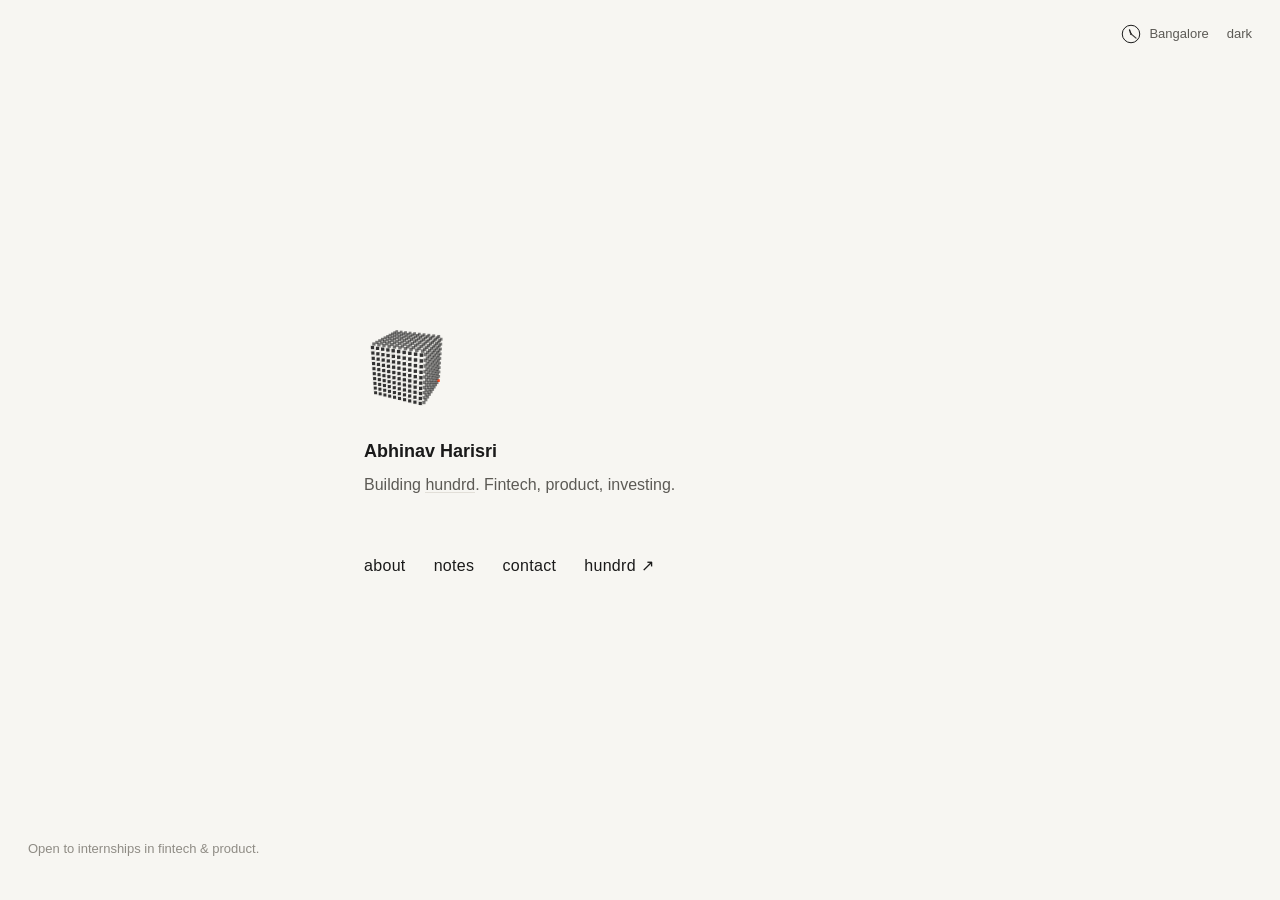
<file: index.html>
<!DOCTYPE html>
<html lang="en">
<head>
  <meta charset="UTF-8">
  <meta name="viewport" content="width=device-width, initial-scale=1.0">
  <title>Abhinav Harisri</title>
  <meta name="description" content="Abhinav Harisri, founder of hundrd, a web studio in Bengaluru. Fintech, product and investing. Open to internships in fintech and product.">
  <meta property="og:title" content="Abhinav Harisri">
  <meta property="og:description" content="Founder of hundrd, a web studio in Bengaluru. Open to internships in fintech and product.">
  <meta property="og:url" content="https://abhinavharisri.github.io/">
  <link rel="icon" href="assets/favicon.svg" type="image/svg+xml">
  <meta name="theme-color" content="#f7f6f2">
  <link rel="stylesheet" href="assets/site.css">
  <script src="assets/site.js"></script>
  <script>
    // old links like /#about now live on their own pages
    if (['#about', '#notes', '#contact'].includes(location.hash)) location.replace(location.hash.slice(1) + '.html');
  </script>
</head>
<body>
  <main class="page home">
    <button type="button" class="mark" aria-label="The hundrd pixel cube. Click to change shape."><canvas></canvas></button>
    <div class="name">Abhinav Harisri</div>
    <p class="line">Building <a href="https://hundrd.studio" target="_blank" rel="noopener">hundrd</a>. Fintech, product, investing.</p>
    <nav>
      <a href="about.html">about</a>
      <a href="notes.html">notes</a>
      <a href="contact.html">contact</a>
      <a href="https://hundrd.studio" target="_blank" rel="noopener">hundrd ↗</a>
    </nav>
    <p class="status">Open to internships in fintech &amp; product.</p>
  </main>
</body>
</html>
</file>
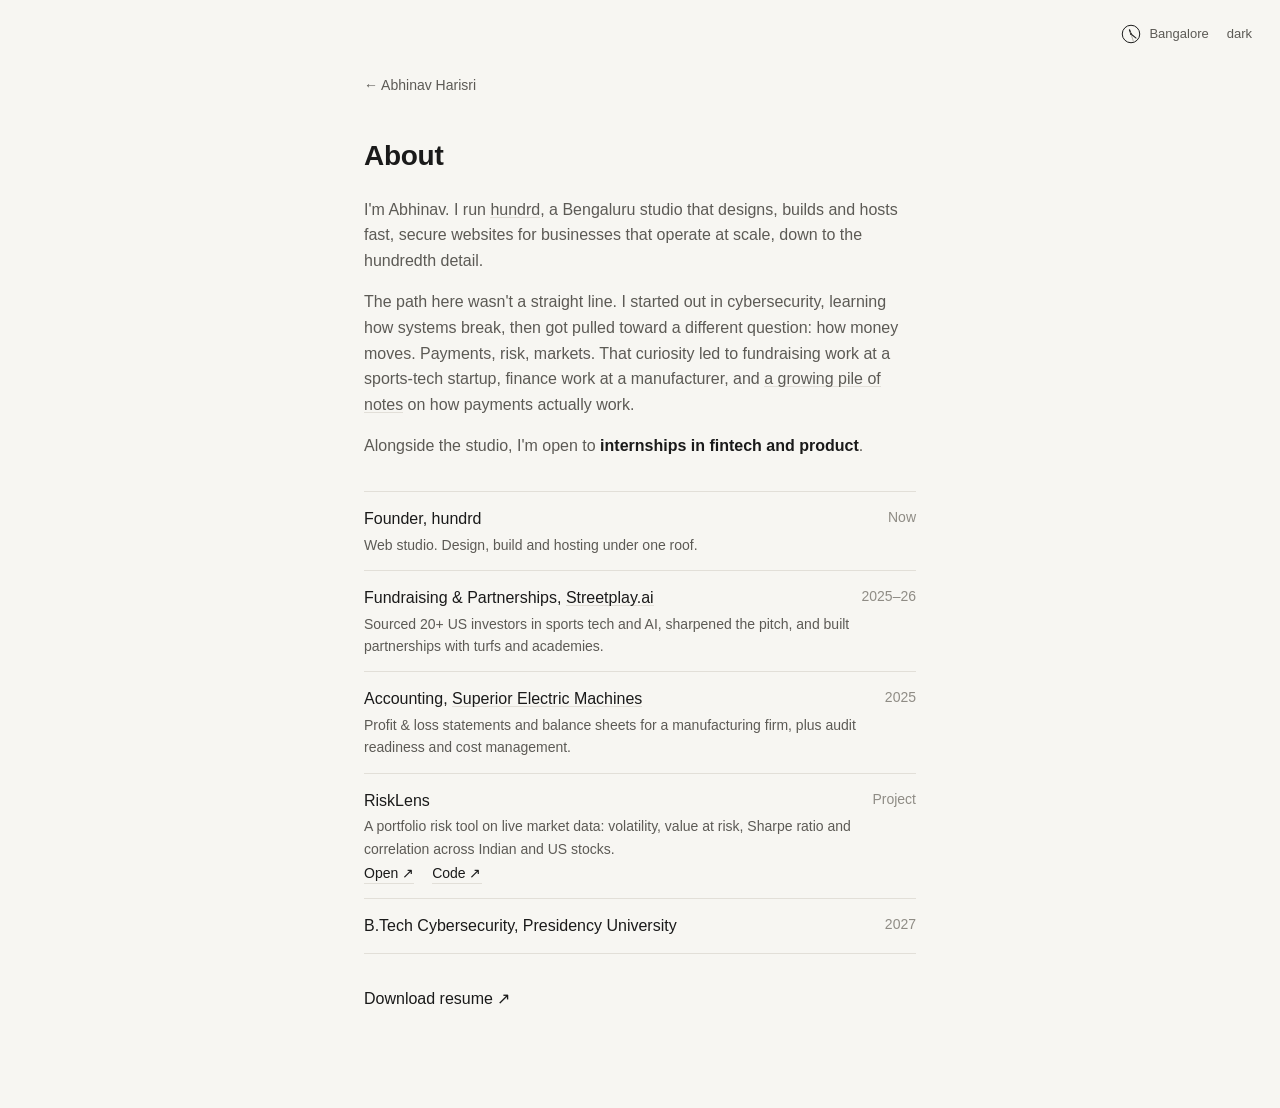
<file: about.html>
<!DOCTYPE html>
<html lang="en">
<head>
  <meta charset="UTF-8">
  <meta name="viewport" content="width=device-width, initial-scale=1.0">
  <title>About · Abhinav Harisri</title>
  <meta name="description" content="Founder of hundrd, a web studio in Bengaluru. Cybersecurity background, now focused on fintech and product.">
  <link rel="icon" href="assets/favicon.svg" type="image/svg+xml">
  <meta name="theme-color" content="#f7f6f2">
  <link rel="stylesheet" href="assets/site.css">
  <script src="assets/site.js"></script>
</head>
<body>
  <main class="page">
    <a class="top" href="./">← Abhinav Harisri</a>
    <h1>About</h1>
    <p>I'm Abhinav. I run <a href="https://hundrd.studio" target="_blank" rel="noopener">hundrd</a>, a Bengaluru studio that designs, builds and hosts fast, secure websites for businesses that operate at scale, down to the hundredth detail.</p>
    <p>The path here wasn't a straight line. I started out in cybersecurity, learning how systems break, then got pulled toward a different question: how money moves. Payments, risk, markets. That curiosity led to fundraising work at a sports-tech startup, finance work at a manufacturer, and <a href="notes.html">a growing pile of notes</a> on how payments actually work.</p>
    <p>Alongside the studio, I'm open to <strong>internships in fintech and product</strong>.</p>

    <ul class="list">
      <li><span>Founder, hundrd</span><span class="meta">Now</span><span class="sub">Web studio. Design, build and hosting under one roof.</span></li>
      <li><span>Fundraising &amp; Partnerships, <a href="https://streetplay.ai/" target="_blank" rel="noopener">Streetplay.ai</a></span><span class="meta">2025–26</span><span class="sub">Sourced 20+ US investors in sports tech and AI, sharpened the pitch, and built partnerships with turfs and academies.</span></li>
      <li><span>Accounting, <a href="https://www.superiorelectric.in/" target="_blank" rel="noopener">Superior Electric Machines</a></span><span class="meta">2025</span><span class="sub">Profit &amp; loss statements and balance sheets for a manufacturing firm, plus audit readiness and cost management.</span></li>
      <li><span>RiskLens</span><span class="meta">Project</span><span class="sub">A portfolio risk tool on live market data: volatility, value at risk, Sharpe ratio and correlation across Indian and US stocks.</span><span class="links"><a href="https://stock-risk-analyzer-l02b.onrender.com" target="_blank" rel="noopener">Open ↗</a><a href="https://github.com/abhinavharisri/stock-risk-analyzer" target="_blank" rel="noopener">Code ↗</a></span></li>
      <li><span>B.Tech Cybersecurity, Presidency University</span><span class="meta">2027</span></li>
    </ul>

    <a class="more" href="assets/Abhinav-Harisri-Resume.pdf" target="_blank" rel="noopener">Download resume ↗</a>
  </main>
</body>
</html>
</file>
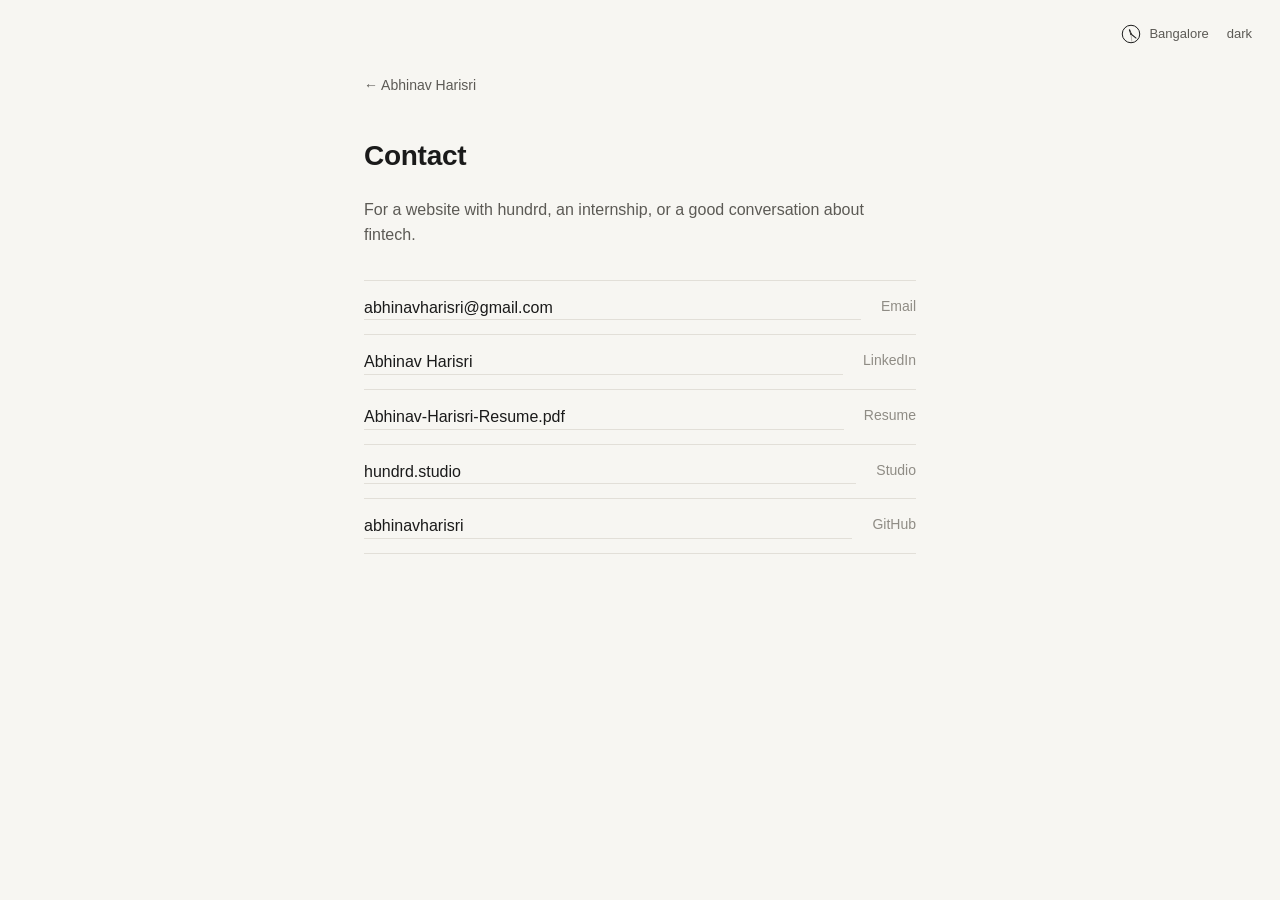
<file: contact.html>
<!DOCTYPE html>
<html lang="en">
<head>
  <meta charset="UTF-8">
  <meta name="viewport" content="width=device-width, initial-scale=1.0">
  <title>Contact · Abhinav Harisri</title>
  <meta name="description" content="Get in touch with Abhinav Harisri about a website with hundrd, an internship, or fintech.">
  <link rel="icon" href="assets/favicon.svg" type="image/svg+xml">
  <meta name="theme-color" content="#f7f6f2">
  <link rel="stylesheet" href="assets/site.css">
  <script src="assets/site.js"></script>
</head>
<body>
  <main class="page">
    <a class="top" href="./">← Abhinav Harisri</a>
    <h1>Contact</h1>
    <p>For a website with hundrd, an internship, or a good conversation about fintech.</p>

    <ul class="list">
      <li><a href="mailto:abhinavharisri@gmail.com">abhinavharisri@gmail.com</a><span class="meta">Email</span></li>
      <li><a href="https://www.linkedin.com/in/abhinav-h-897152250/" target="_blank" rel="noopener">Abhinav Harisri</a><span class="meta">LinkedIn</span></li>
      <li><a href="assets/Abhinav-Harisri-Resume.pdf" target="_blank" rel="noopener">Abhinav-Harisri-Resume.pdf</a><span class="meta">Resume</span></li>
      <li><a href="https://hundrd.studio" target="_blank" rel="noopener">hundrd.studio</a><span class="meta">Studio</span></li>
      <li><a href="https://github.com/abhinavharisri" target="_blank" rel="noopener">abhinavharisri</a><span class="meta">GitHub</span></li>
    </ul>
  </main>
</body>
</html>
</file>
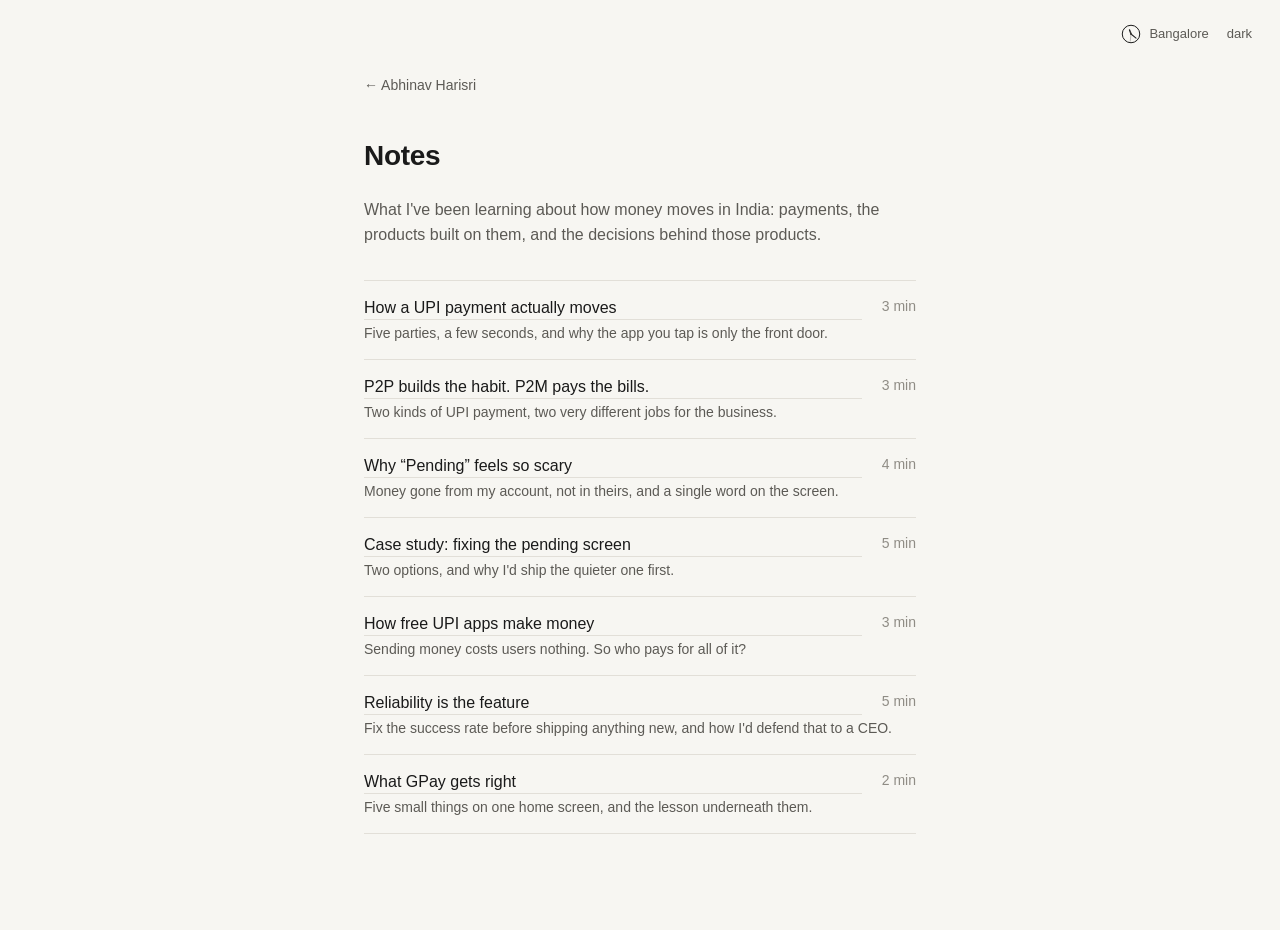
<file: notes.html>
<!DOCTYPE html>
<html lang="en">
<head>
  <meta charset="UTF-8">
  <meta name="viewport" content="width=device-width, initial-scale=1.0">
  <title>Notes · Abhinav Harisri</title>
  <meta name="description" content="Notes on how money moves in India: payments, the products built on them, and the decisions behind those products.">
  <link rel="icon" href="assets/favicon.svg" type="image/svg+xml">
  <meta name="theme-color" content="#f7f6f2">
  <link rel="stylesheet" href="assets/site.css">
  <script src="assets/site.js"></script>
</head>
<body>
  <main class="page">
    <a class="top" href="./">← Abhinav Harisri</a>
    <h1>Notes</h1>
    <p>What I've been learning about how money moves in India: payments, the products built on them, and the decisions behind those products.</p>

    <ul class="list">
      <li><a href="notes/upi-payment-flow.html">How a UPI payment actually moves</a><span class="meta">3 min</span><span class="sub">Five parties, a few seconds, and why the app you tap is only the front door.</span></li>
      <li><a href="notes/p2p-vs-p2m.html">P2P builds the habit. P2M pays the bills.</a><span class="meta">3 min</span><span class="sub">Two kinds of UPI payment, two very different jobs for the business.</span></li>
      <li><a href="notes/why-pending-feels-scary.html">Why “Pending” feels so scary</a><span class="meta">4 min</span><span class="sub">Money gone from my account, not in theirs, and a single word on the screen.</span></li>
      <li><a href="notes/pending-screen-case-study.html">Case study: fixing the pending screen</a><span class="meta">5 min</span><span class="sub">Two options, and why I'd ship the quieter one first.</span></li>
      <li><a href="notes/how-upi-apps-make-money.html">How free UPI apps make money</a><span class="meta">3 min</span><span class="sub">Sending money costs users nothing. So who pays for all of it?</span></li>
      <li><a href="notes/reliability-is-the-feature.html">Reliability is the feature</a><span class="meta">5 min</span><span class="sub">Fix the success rate before shipping anything new, and how I'd defend that to a CEO.</span></li>
      <li><a href="notes/what-gpay-gets-right.html">What GPay gets right</a><span class="meta">2 min</span><span class="sub">Five small things on one home screen, and the lesson underneath them.</span></li>
    </ul>
  </main>
</body>
</html>
</file>
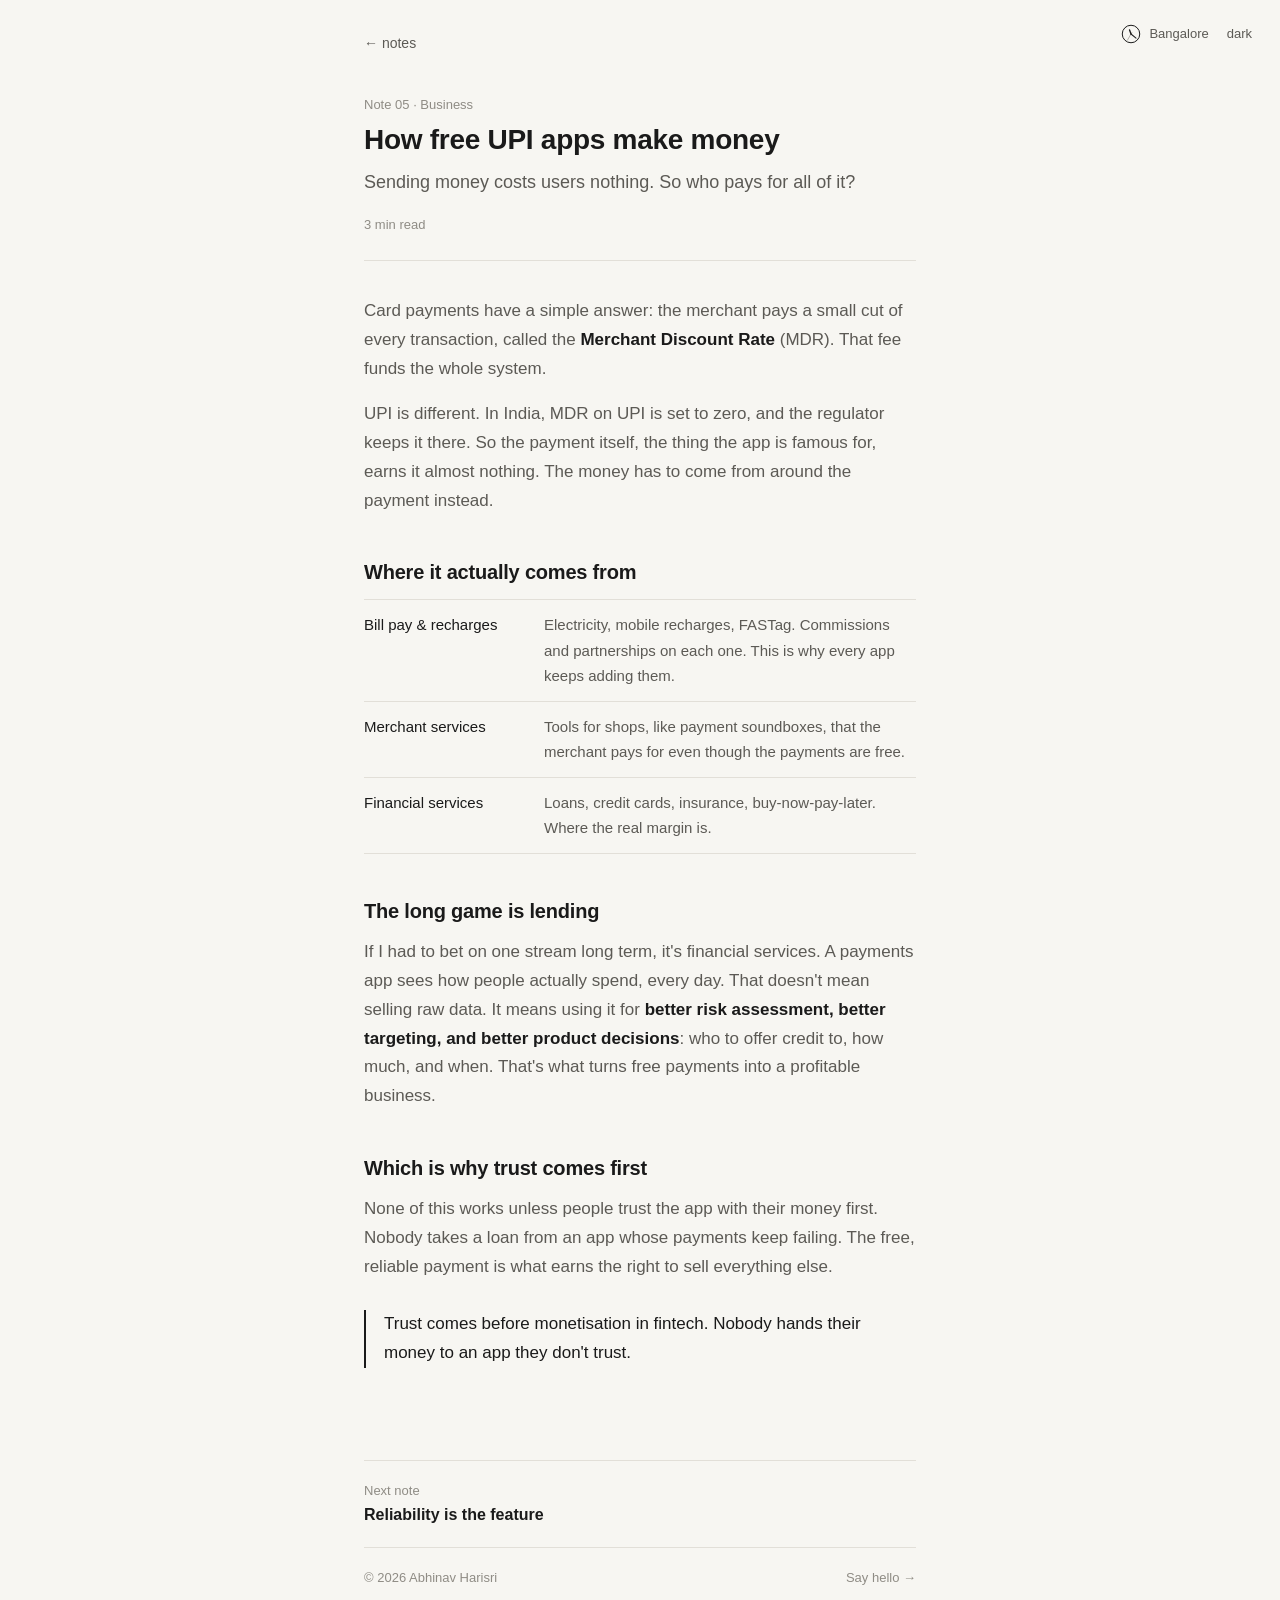
<file: notes/how-upi-apps-make-money.html>
<!DOCTYPE html>
<html lang="en">
<head>
  <meta charset="UTF-8">
  <meta name="viewport" content="width=device-width, initial-scale=1.0">
  <title>How free UPI apps make money · Abhinav Harisri</title>
  <meta name="description" content="Sending money costs users nothing. So who pays for all of it?">
  <meta property="og:title" content="How free UPI apps make money">
  <meta property="og:description" content="Sending money costs users nothing. So who pays for all of it?">
  <meta property="og:type" content="article">
  <meta property="og:url" content="https://abhinavharisri.github.io/notes/how-upi-apps-make-money.html">
  <meta name="twitter:card" content="summary">
  <link rel="icon" href="../assets/favicon.svg" type="image/svg+xml">
  <meta name="theme-color" content="#f7f6f2">
  <link rel="stylesheet" href="../assets/site.css">
  <script src="../assets/site.js"></script>
</head>
<body>
  <nav class="bar"><a href="../notes.html">← notes</a></nav>

  <article>
    <span class="kicker">Note 05 · Business</span>
    <h1>How free UPI apps make <em>money</em></h1>
    <p class="dek">Sending money costs users nothing. So who pays for all of it?</p>
    <p class="meta">3 min read</p>

    <p>Card payments have a simple answer: the merchant pays a small cut of every transaction, called the <strong>Merchant Discount Rate</strong> (MDR). That fee funds the whole system.</p>
    <p>UPI is different. In India, MDR on UPI is set to zero, and the regulator keeps it there. So the payment itself, the thing the app is famous for, earns it almost nothing. The money has to come from around the payment instead.</p>

    <h2>Where it actually comes from</h2>
    <dl class="cast">
      <div><dt>Bill pay & recharges</dt><dd>Electricity, mobile recharges, FASTag. Commissions and partnerships on each one. This is why every app keeps adding them.</dd></div>
      <div><dt>Merchant services</dt><dd>Tools for shops, like payment soundboxes, that the merchant pays for even though the payments are free.</dd></div>
      <div><dt>Financial services</dt><dd>Loans, credit cards, insurance, buy-now-pay-later. Where the real margin is.</dd></div>
    </dl>

    <h2>The long game is lending</h2>
    <p>If I had to bet on one stream long term, it's financial services. A payments app sees how people actually spend, every day. That doesn't mean selling raw data. It means using it for <strong>better risk assessment, better targeting, and better product decisions</strong>: who to offer credit to, how much, and when. That's what turns free payments into a profitable business.</p>

    <h2>Which is why trust comes first</h2>
    <p>None of this works unless people trust the app with their money first. Nobody takes a loan from an app whose payments keep failing. The free, reliable payment is what earns the right to sell everything else.</p>

    <blockquote>Trust comes before monetisation in fintech. Nobody hands their money to an app they don't <em>trust</em>.</blockquote>
  </article>

  <a class="next" href="reliability-is-the-feature.html"><span>Next note</span><b>Reliability is the feature</b></a>
  <footer><span>© 2026 Abhinav Harisri</span><a href="../contact.html">Say hello →</a></footer>
</body>
</html>
</file>
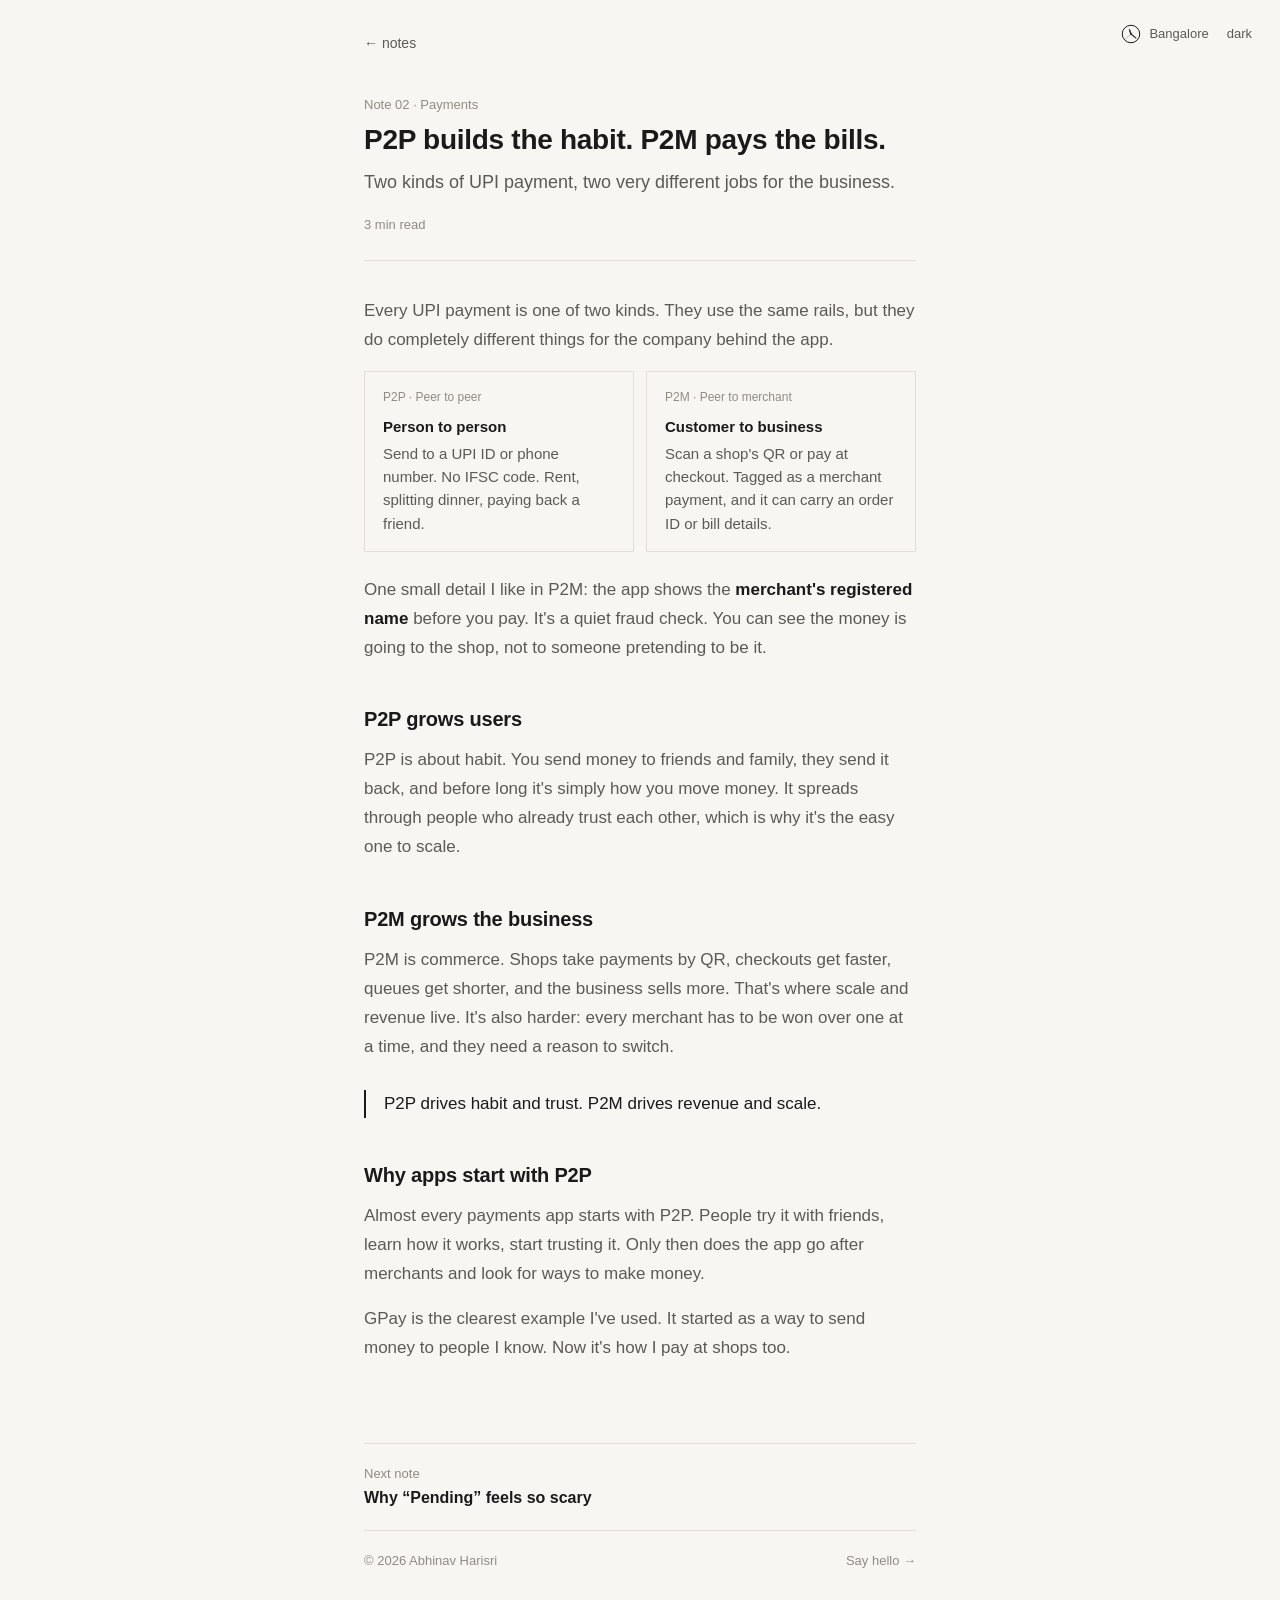
<file: notes/p2p-vs-p2m.html>
<!DOCTYPE html>
<html lang="en">
<head>
  <meta charset="UTF-8">
  <meta name="viewport" content="width=device-width, initial-scale=1.0">
  <title>P2P builds the habit. P2M pays the bills. · Abhinav Harisri</title>
  <meta name="description" content="Two kinds of UPI payment, two very different jobs for the business.">
  <meta property="og:title" content="P2P builds the habit. P2M pays the bills.">
  <meta property="og:description" content="Two kinds of UPI payment, two very different jobs for the business.">
  <meta property="og:type" content="article">
  <meta property="og:url" content="https://abhinavharisri.github.io/notes/p2p-vs-p2m.html">
  <meta name="twitter:card" content="summary">
  <link rel="icon" href="../assets/favicon.svg" type="image/svg+xml">
  <meta name="theme-color" content="#f7f6f2">
  <link rel="stylesheet" href="../assets/site.css">
  <script src="../assets/site.js"></script>
</head>
<body>
  <nav class="bar"><a href="../notes.html">← notes</a></nav>

  <article>
    <span class="kicker">Note 02 · Payments</span>
    <h1>P2P builds the habit. P2M pays the <em>bills</em>.</h1>
    <p class="dek">Two kinds of UPI payment, two very different jobs for the business.</p>
    <p class="meta">3 min read</p>

    <p>Every UPI payment is one of two kinds. They use the same rails, but they do completely different things for the company behind the app.</p>

    <div class="versus">
      <div><span class="tag">P2P · Peer to peer</span><b>Person to person</b>Send to a UPI ID or phone number. No IFSC code. Rent, splitting dinner, paying back a friend.</div>
      <div><span class="tag">P2M · Peer to merchant</span><b>Customer to business</b>Scan a shop's QR or pay at checkout. Tagged as a merchant payment, and it can carry an order ID or bill details.</div>
    </div>

    <p>One small detail I like in P2M: the app shows the <strong>merchant's registered name</strong> before you pay. It's a quiet fraud check. You can see the money is going to the shop, not to someone pretending to be it.</p>

    <h2>P2P grows users</h2>
    <p>P2P is about habit. You send money to friends and family, they send it back, and before long it's simply how you move money. It spreads through people who already trust each other, which is why it's the easy one to scale.</p>

    <h2>P2M grows the business</h2>
    <p>P2M is commerce. Shops take payments by QR, checkouts get faster, queues get shorter, and the business sells more. That's where scale and revenue live. It's also harder: every merchant has to be won over one at a time, and they need a reason to switch.</p>

    <blockquote>P2P drives <em>habit</em> and trust. P2M drives <em>revenue</em> and scale.</blockquote>

    <h2>Why apps start with P2P</h2>
    <p>Almost every payments app starts with P2P. People try it with friends, learn how it works, start trusting it. Only then does the app go after merchants and look for ways to make money.</p>
    <p>GPay is the clearest example I've used. It started as a way to send money to people I know. Now it's how I pay at shops too.</p>
  </article>

  <a class="next" href="why-pending-feels-scary.html"><span>Next note</span><b>Why “Pending” feels so scary</b></a>
  <footer><span>© 2026 Abhinav Harisri</span><a href="../contact.html">Say hello →</a></footer>
</body>
</html>
</file>
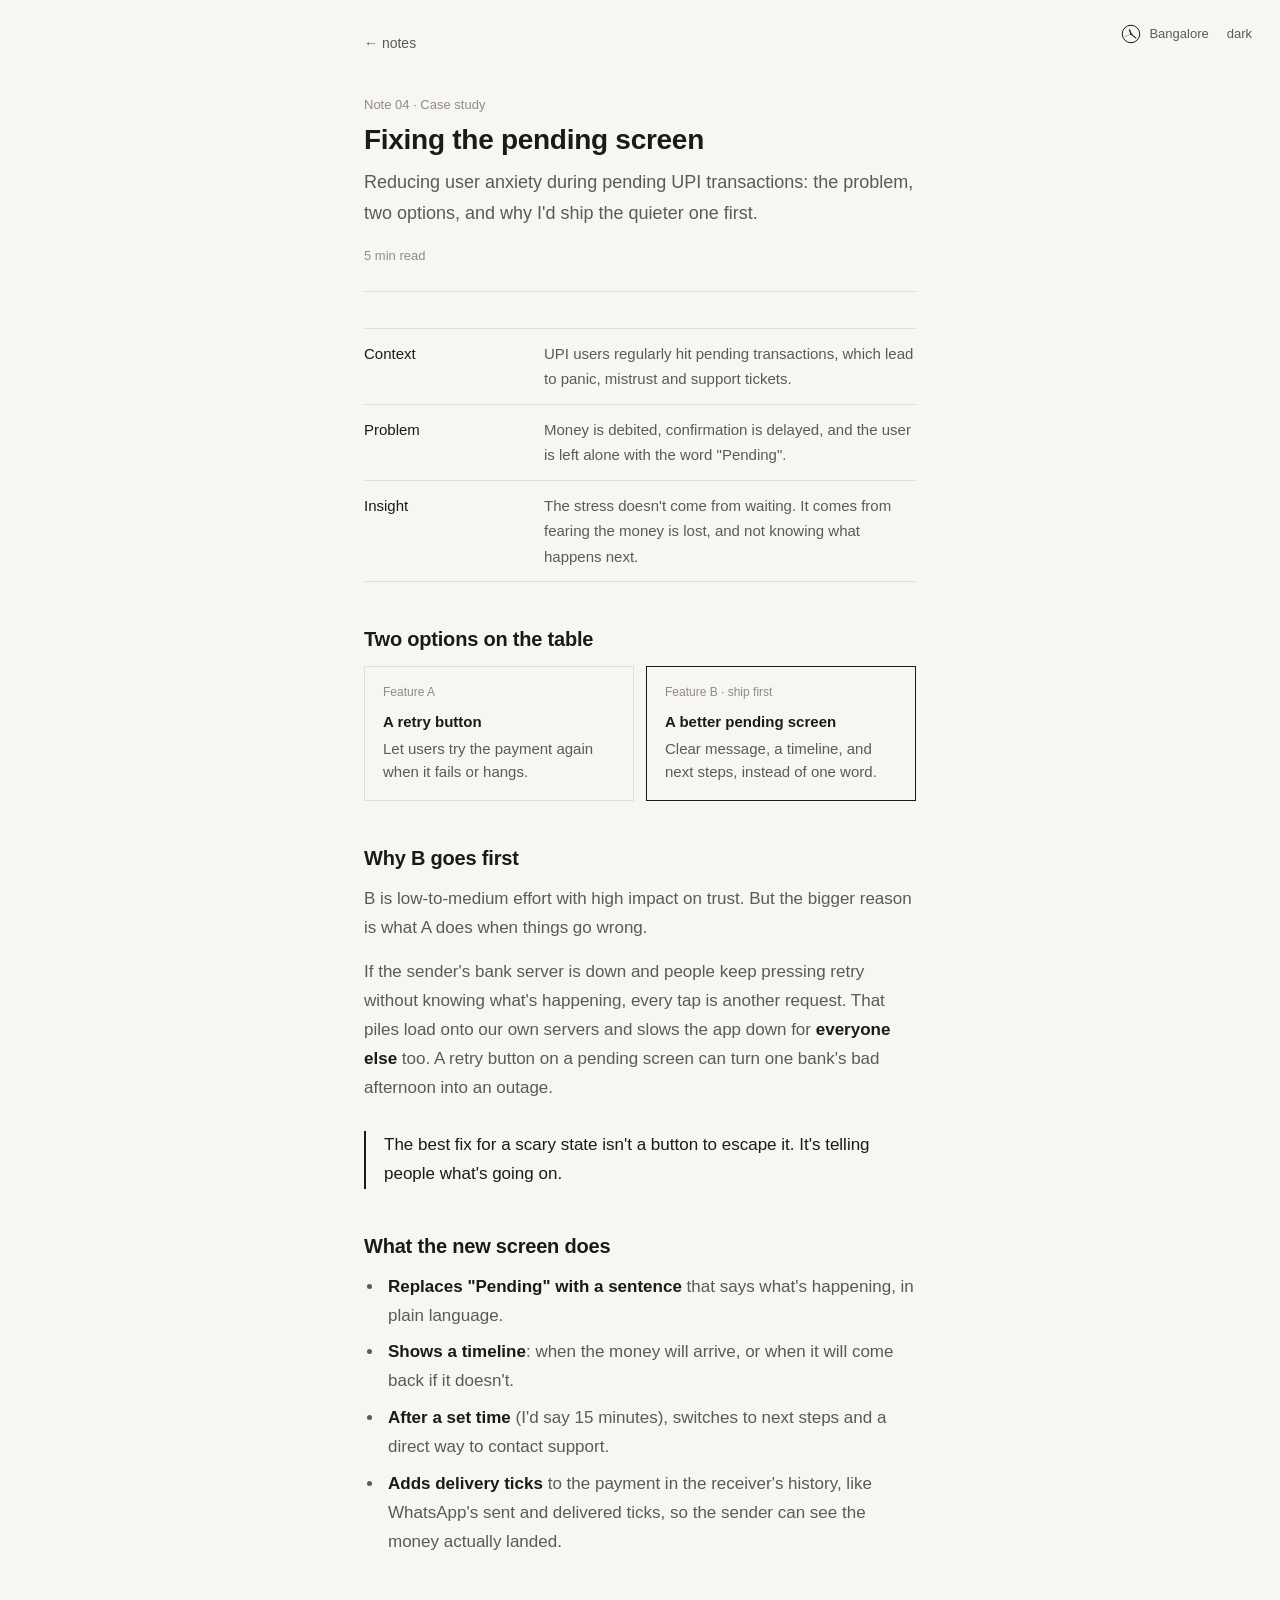
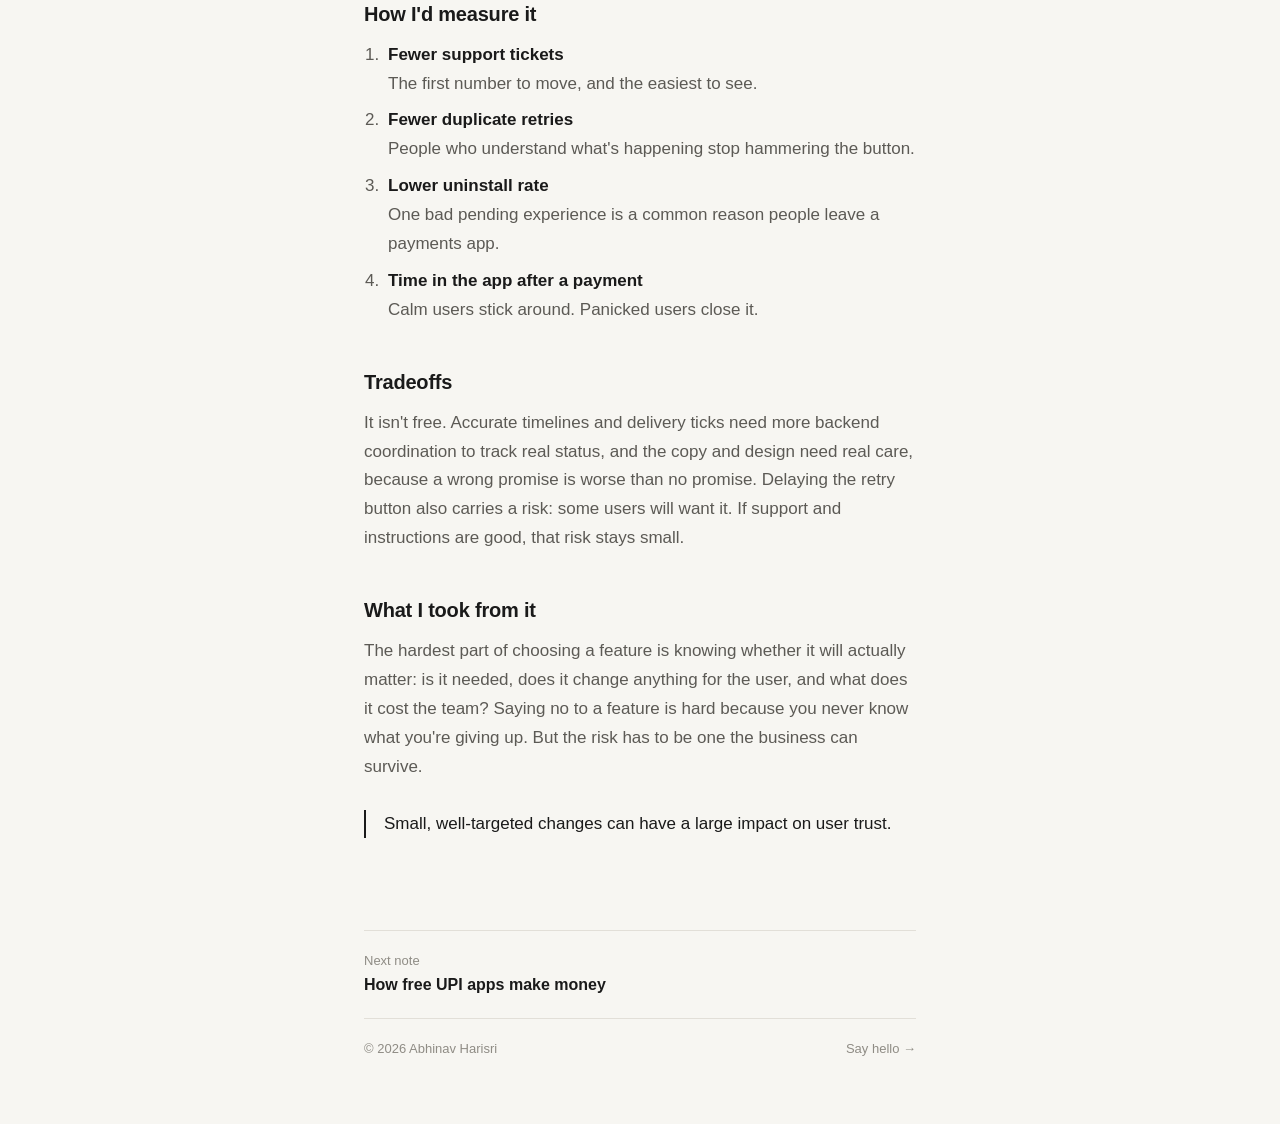
<file: notes/pending-screen-case-study.html>
<!DOCTYPE html>
<html lang="en">
<head>
  <meta charset="UTF-8">
  <meta name="viewport" content="width=device-width, initial-scale=1.0">
  <title>Case study: fixing the pending screen · Abhinav Harisri</title>
  <meta name="description" content="Reducing user anxiety during pending UPI transactions: the problem, two options, and why I'd ship the quieter one first.">
  <meta property="og:title" content="Case study: fixing the pending screen">
  <meta property="og:description" content="Reducing user anxiety during pending UPI transactions: the problem, two options, and why I'd ship the quieter one first.">
  <meta property="og:type" content="article">
  <meta property="og:url" content="https://abhinavharisri.github.io/notes/pending-screen-case-study.html">
  <meta name="twitter:card" content="summary">
  <link rel="icon" href="../assets/favicon.svg" type="image/svg+xml">
  <meta name="theme-color" content="#f7f6f2">
  <link rel="stylesheet" href="../assets/site.css">
  <script src="../assets/site.js"></script>
</head>
<body>
  <nav class="bar"><a href="../notes.html">← notes</a></nav>

  <article>
    <span class="kicker">Note 04 · Case study</span>
    <h1>Fixing the <em>pending</em> screen</h1>
    <p class="dek">Reducing user anxiety during pending UPI transactions: the problem, two options, and why I'd ship the quieter one first.</p>
    <p class="meta">5 min read</p>

    <dl class="cast">
      <div><dt>Context</dt><dd>UPI users regularly hit pending transactions, which lead to panic, mistrust and support tickets.</dd></div>
      <div><dt>Problem</dt><dd>Money is debited, confirmation is delayed, and the user is left alone with the word "Pending".</dd></div>
      <div><dt>Insight</dt><dd>The stress doesn't come from waiting. It comes from fearing the money is lost, and not knowing what happens next.</dd></div>
    </dl>

    <h2>Two options on the table</h2>
    <div class="versus">
      <div><span class="tag">Feature A</span><b>A retry button</b>Let users try the payment again when it fails or hangs.</div>
      <div class="pick"><span class="tag">Feature B · ship first</span><b>A better pending screen</b>Clear message, a timeline, and next steps, instead of one word.</div>
    </div>

    <h2>Why B goes first</h2>
    <p>B is low-to-medium effort with high impact on trust. But the bigger reason is what A does when things go wrong.</p>
    <p>If the sender's bank server is down and people keep pressing retry without knowing what's happening, every tap is another request. That piles load onto our own servers and slows the app down for <strong>everyone else</strong> too. A retry button on a pending screen can turn one bank's bad afternoon into an outage.</p>

    <blockquote>The best fix for a scary state isn't a button to escape it. It's <em>telling people what's going on</em>.</blockquote>

    <h2>What the new screen does</h2>
    <ul>
      <li><strong>Replaces "Pending" with a sentence</strong> that says what's happening, in plain language.</li>
      <li><strong>Shows a timeline</strong>: when the money will arrive, or when it will come back if it doesn't.</li>
      <li><strong>After a set time</strong> (I'd say 15 minutes), switches to next steps and a direct way to contact support.</li>
      <li><strong>Adds delivery ticks</strong> to the payment in the receiver's history, like WhatsApp's sent and delivered ticks, so the sender can see the money actually landed.</li>
    </ul>

    <h2>How I'd measure it</h2>
    <ol class="flow">
      <li><strong>Fewer support tickets</strong>The first number to move, and the easiest to see.</li>
      <li><strong>Fewer duplicate retries</strong>People who understand what's happening stop hammering the button.</li>
      <li><strong>Lower uninstall rate</strong>One bad pending experience is a common reason people leave a payments app.</li>
      <li><strong>Time in the app after a payment</strong>Calm users stick around. Panicked users close it.</li>
    </ol>

    <h2>Tradeoffs</h2>
    <p>It isn't free. Accurate timelines and delivery ticks need more backend coordination to track real status, and the copy and design need real care, because a wrong promise is worse than no promise. Delaying the retry button also carries a risk: some users will want it. If support and instructions are good, that risk stays small.</p>

    <h2>What I took from it</h2>
    <p>The hardest part of choosing a feature is knowing whether it will actually matter: is it needed, does it change anything for the user, and what does it cost the team? Saying no to a feature is hard because you never know what you're giving up. But the risk has to be one the business can survive.</p>
    <blockquote>Small, well-targeted changes can have a <em>large</em> impact on user trust.</blockquote>
  </article>

  <a class="next" href="how-upi-apps-make-money.html"><span>Next note</span><b>How free UPI apps make money</b></a>
  <footer><span>© 2026 Abhinav Harisri</span><a href="../contact.html">Say hello →</a></footer>
</body>
</html>
</file>
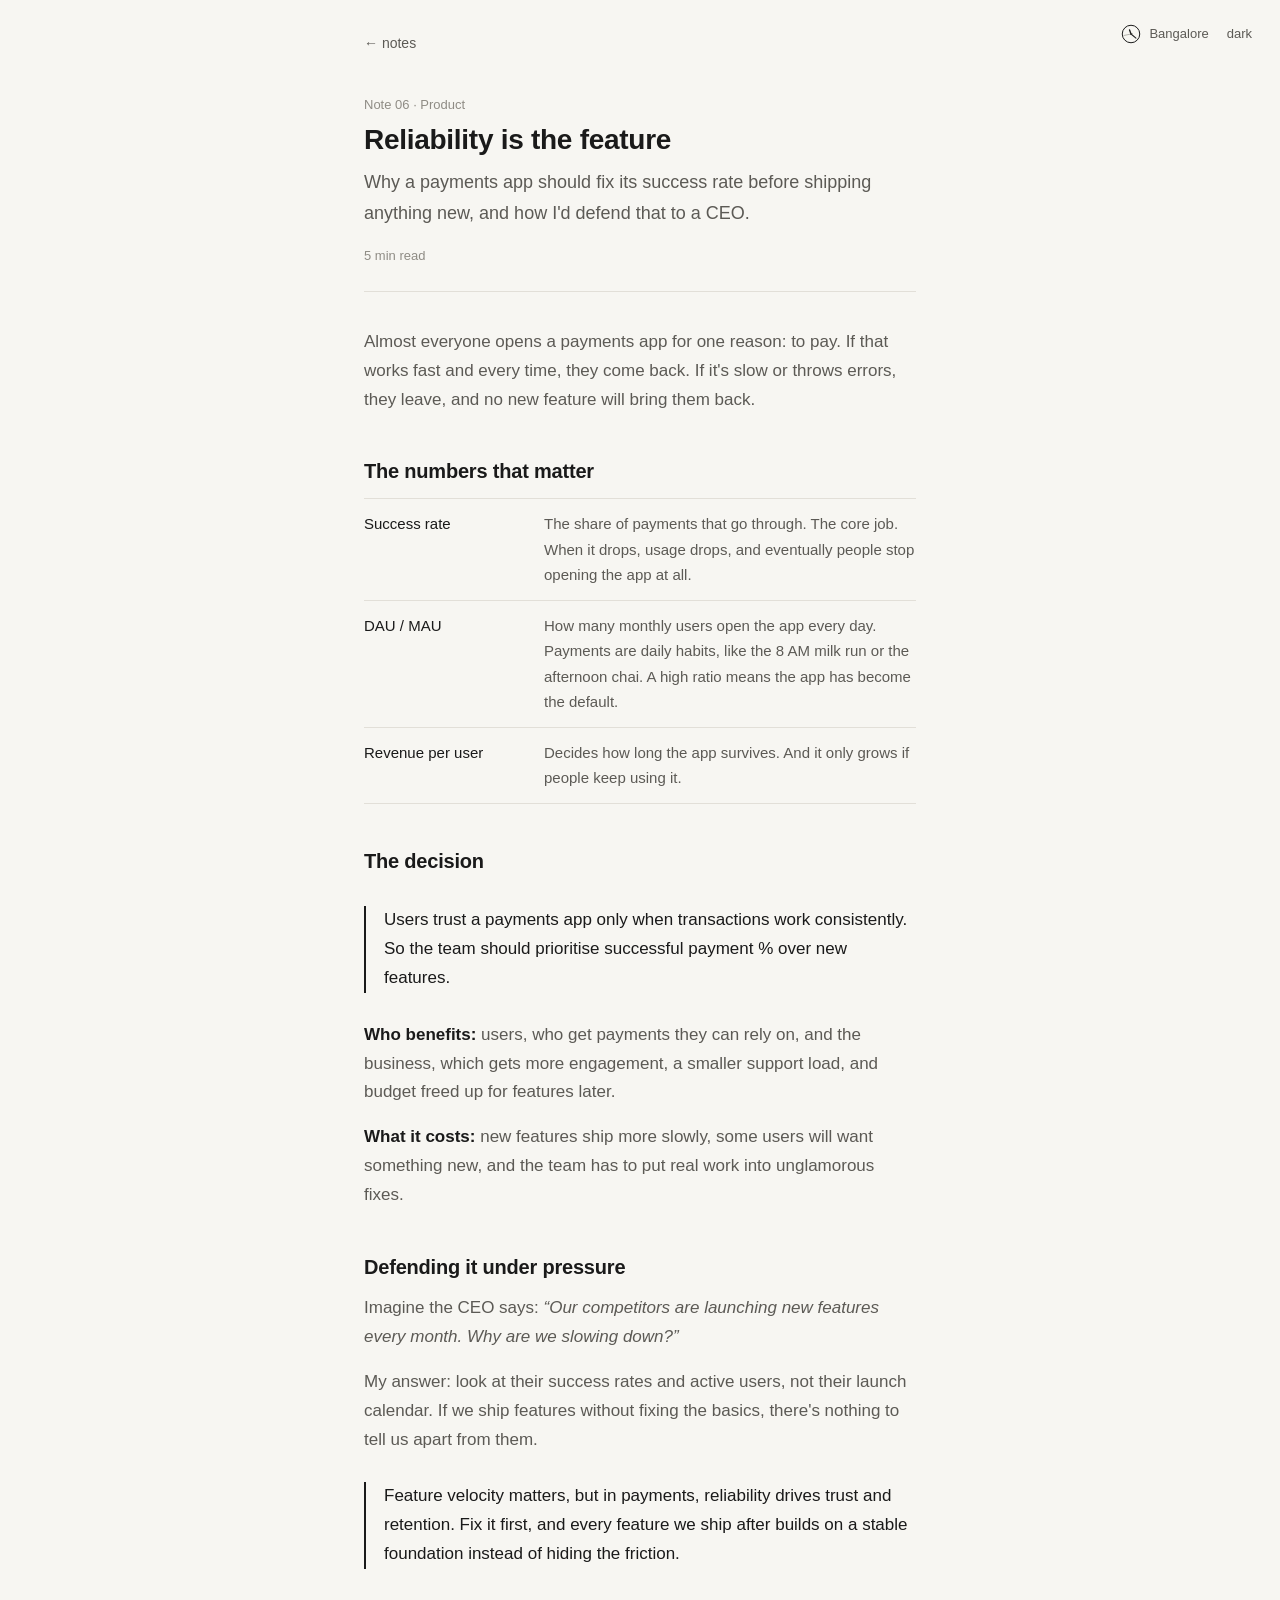
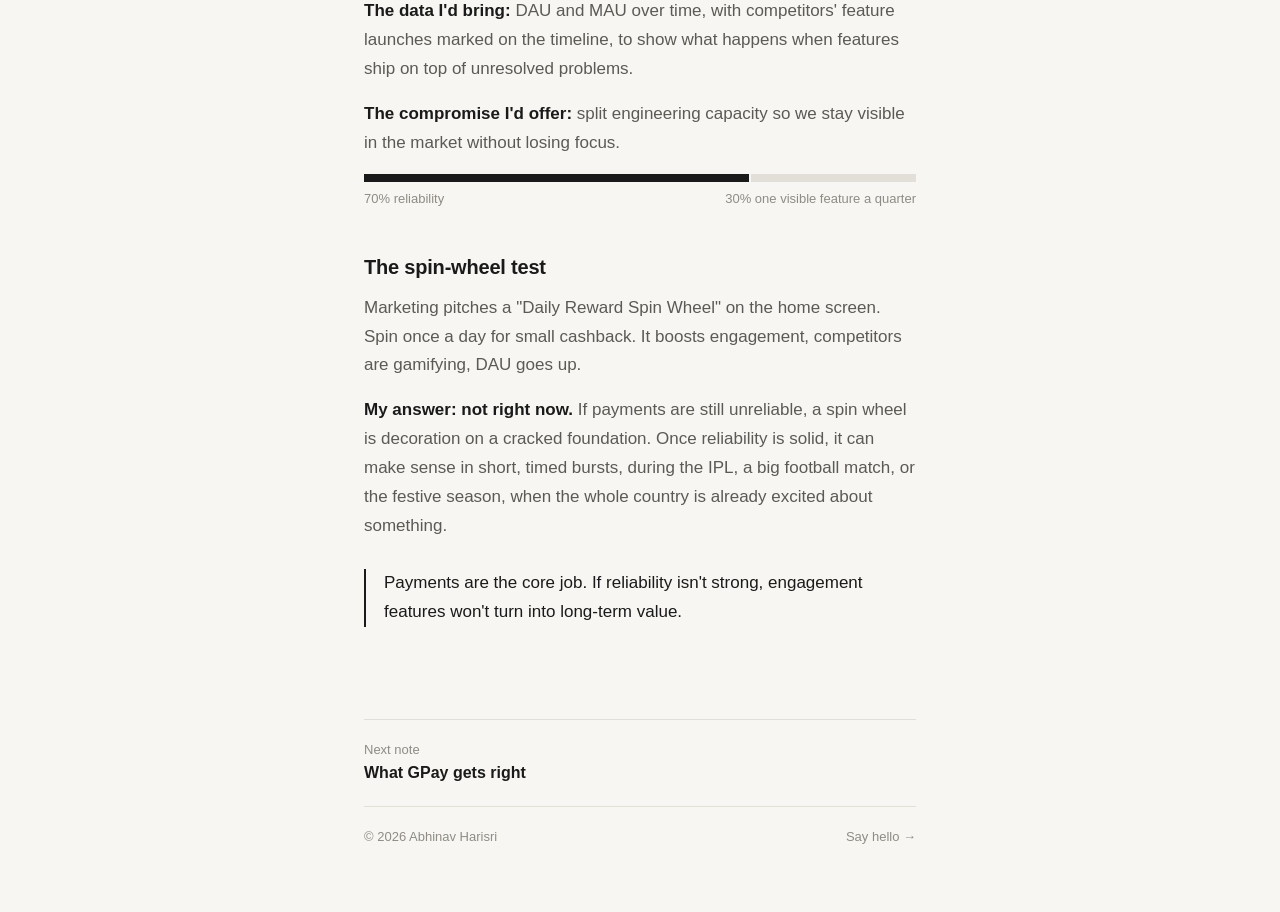
<file: notes/reliability-is-the-feature.html>
<!DOCTYPE html>
<html lang="en">
<head>
  <meta charset="UTF-8">
  <meta name="viewport" content="width=device-width, initial-scale=1.0">
  <title>Reliability is the feature · Abhinav Harisri</title>
  <meta name="description" content="Why a payments app should fix its success rate before shipping anything new, and how I'd defend that to a CEO.">
  <meta property="og:title" content="Reliability is the feature">
  <meta property="og:description" content="Why a payments app should fix its success rate before shipping anything new, and how I'd defend that to a CEO.">
  <meta property="og:type" content="article">
  <meta property="og:url" content="https://abhinavharisri.github.io/notes/reliability-is-the-feature.html">
  <meta name="twitter:card" content="summary">
  <link rel="icon" href="../assets/favicon.svg" type="image/svg+xml">
  <meta name="theme-color" content="#f7f6f2">
  <link rel="stylesheet" href="../assets/site.css">
  <script src="../assets/site.js"></script>
</head>
<body>
  <nav class="bar"><a href="../notes.html">← notes</a></nav>

  <article>
    <span class="kicker">Note 06 · Product</span>
    <h1>Reliability is the <em>feature</em></h1>
    <p class="dek">Why a payments app should fix its success rate before shipping anything new, and how I'd defend that to a CEO.</p>
    <p class="meta">5 min read</p>

    <p>Almost everyone opens a payments app for one reason: to pay. If that works fast and every time, they come back. If it's slow or throws errors, they leave, and no new feature will bring them back.</p>

    <h2>The numbers that matter</h2>
    <dl class="cast">
      <div><dt>Success rate</dt><dd>The share of payments that go through. The core job. When it drops, usage drops, and eventually people stop opening the app at all.</dd></div>
      <div><dt>DAU / MAU</dt><dd>How many monthly users open the app every day. Payments are daily habits, like the 8 AM milk run or the afternoon chai. A high ratio means the app has become the default.</dd></div>
      <div><dt>Revenue per user</dt><dd>Decides how long the app survives. And it only grows if people keep using it.</dd></div>
    </dl>

    <h2>The decision</h2>
    <blockquote>Users trust a payments app only when transactions work consistently. So the team should prioritise <em>successful payment %</em> over new features.</blockquote>
    <p><strong>Who benefits:</strong> users, who get payments they can rely on, and the business, which gets more engagement, a smaller support load, and budget freed up for features later.</p>
    <p><strong>What it costs:</strong> new features ship more slowly, some users will want something new, and the team has to put real work into unglamorous fixes.</p>

    <h2>Defending it under pressure</h2>
    <p>Imagine the CEO says: <em>“Our competitors are launching new features every month. Why are we slowing down?”</em></p>
    <p>My answer: look at their success rates and active users, not their launch calendar. If we ship features without fixing the basics, there's nothing to tell us apart from them.</p>
    <blockquote>Feature velocity matters, but in payments, reliability drives trust and retention. Fix it first, and every feature we ship after builds on a <em>stable foundation</em> instead of hiding the friction.</blockquote>
    <p><strong>The data I'd bring:</strong> DAU and MAU over time, with competitors' feature launches marked on the timeline, to show what happens when features ship on top of unresolved problems.</p>
    <p><strong>The compromise I'd offer:</strong> split engineering capacity so we stay visible in the market without losing focus.</p>
    <div class="split" aria-hidden="true"><span></span><span></span></div>
    <div class="split-legend"><span>70% reliability</span><span>30% one visible feature a quarter</span></div>

    <h2>The spin-wheel test</h2>
    <p>Marketing pitches a "Daily Reward Spin Wheel" on the home screen. Spin once a day for small cashback. It boosts engagement, competitors are gamifying, DAU goes up.</p>
    <p><strong>My answer: not right now.</strong> If payments are still unreliable, a spin wheel is decoration on a cracked foundation. Once reliability is solid, it can make sense in short, timed bursts, during the IPL, a big football match, or the festive season, when the whole country is already excited about something.</p>
    <blockquote>Payments are the core job. If reliability isn't strong, engagement features won't turn into <em>long-term</em> value.</blockquote>
  </article>

  <a class="next" href="what-gpay-gets-right.html"><span>Next note</span><b>What GPay gets right</b></a>
  <footer><span>© 2026 Abhinav Harisri</span><a href="../contact.html">Say hello →</a></footer>
</body>
</html>
</file>
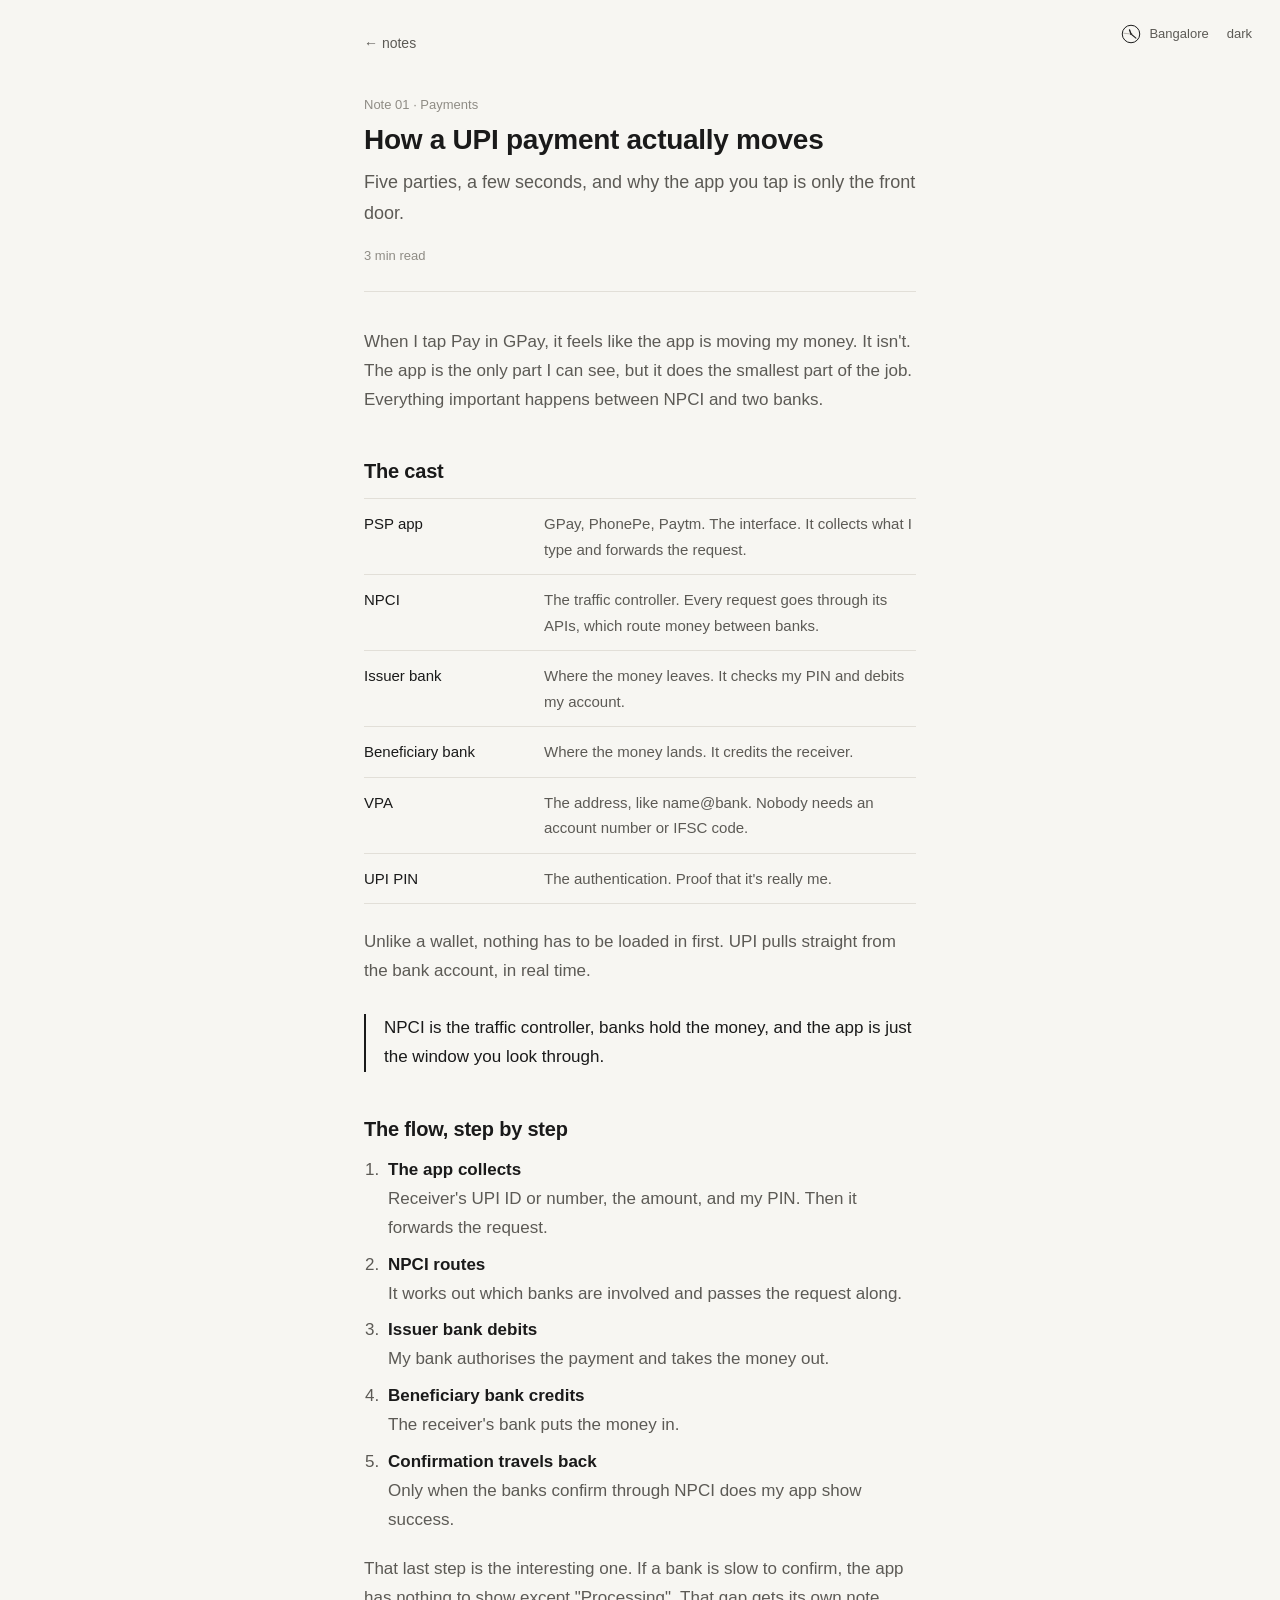
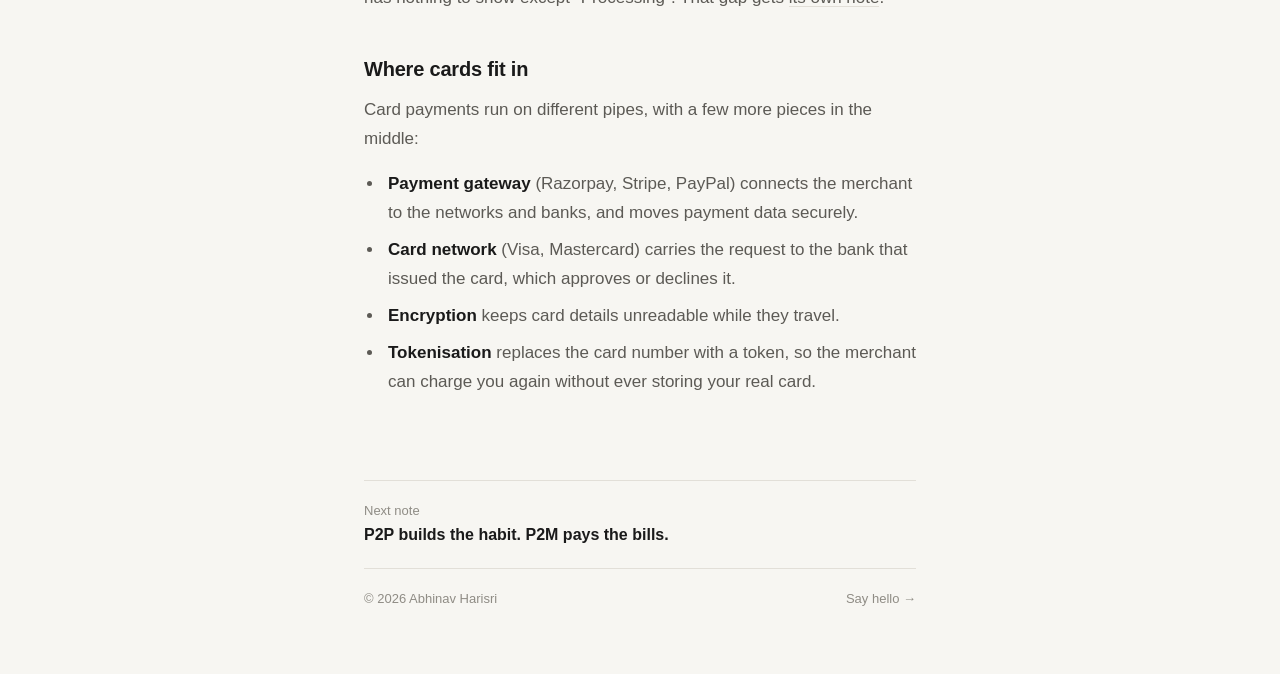
<file: notes/upi-payment-flow.html>
<!DOCTYPE html>
<html lang="en">
<head>
  <meta charset="UTF-8">
  <meta name="viewport" content="width=device-width, initial-scale=1.0">
  <title>How a UPI payment actually moves · Abhinav Harisri</title>
  <meta name="description" content="Five parties, a few seconds, and why the app you tap is only the front door.">
  <meta property="og:title" content="How a UPI payment actually moves">
  <meta property="og:description" content="Five parties, a few seconds, and why the app you tap is only the front door.">
  <meta property="og:type" content="article">
  <meta property="og:url" content="https://abhinavharisri.github.io/notes/upi-payment-flow.html">
  <meta name="twitter:card" content="summary">
  <link rel="icon" href="../assets/favicon.svg" type="image/svg+xml">
  <meta name="theme-color" content="#f7f6f2">
  <link rel="stylesheet" href="../assets/site.css">
  <script src="../assets/site.js"></script>
</head>
<body>
  <nav class="bar"><a href="../notes.html">← notes</a></nav>

  <article>
    <span class="kicker">Note 01 · Payments</span>
    <h1>How a UPI payment actually <em>moves</em></h1>
    <p class="dek">Five parties, a few seconds, and why the app you tap is only the front door.</p>
    <p class="meta">3 min read</p>

    <p>When I tap Pay in GPay, it feels like the app is moving my money. It isn't. The app is the only part I can see, but it does the smallest part of the job. Everything important happens between NPCI and two banks.</p>

    <h2>The cast</h2>
    <dl class="cast">
      <div><dt>PSP app</dt><dd>GPay, PhonePe, Paytm. The interface. It collects what I type and forwards the request.</dd></div>
      <div><dt>NPCI</dt><dd>The traffic controller. Every request goes through its APIs, which route money between banks.</dd></div>
      <div><dt>Issuer bank</dt><dd>Where the money leaves. It checks my PIN and debits my account.</dd></div>
      <div><dt>Beneficiary bank</dt><dd>Where the money lands. It credits the receiver.</dd></div>
      <div><dt>VPA</dt><dd>The address, like name@bank. Nobody needs an account number or IFSC code.</dd></div>
      <div><dt>UPI PIN</dt><dd>The authentication. Proof that it's really me.</dd></div>
    </dl>
    <p>Unlike a wallet, nothing has to be loaded in first. UPI pulls straight from the bank account, in real time.</p>

    <blockquote>NPCI is the traffic controller, banks hold the money, and the app is just the <em>window</em> you look through.</blockquote>

    <h2>The flow, step by step</h2>
    <ol class="flow">
      <li><strong>The app collects</strong>Receiver's UPI ID or number, the amount, and my PIN. Then it forwards the request.</li>
      <li><strong>NPCI routes</strong>It works out which banks are involved and passes the request along.</li>
      <li><strong>Issuer bank debits</strong>My bank authorises the payment and takes the money out.</li>
      <li><strong>Beneficiary bank credits</strong>The receiver's bank puts the money in.</li>
      <li><strong>Confirmation travels back</strong>Only when the banks confirm through NPCI does my app show success.</li>
    </ol>
    <p>That last step is the interesting one. If a bank is slow to confirm, the app has nothing to show except "Processing". That gap gets <a href="why-pending-feels-scary.html">its own note</a>.</p>

    <h2>Where cards fit in</h2>
    <p>Card payments run on different pipes, with a few more pieces in the middle:</p>
    <ul>
      <li><strong>Payment gateway</strong> (Razorpay, Stripe, PayPal) connects the merchant to the networks and banks, and moves payment data securely.</li>
      <li><strong>Card network</strong> (Visa, Mastercard) carries the request to the bank that issued the card, which approves or declines it.</li>
      <li><strong>Encryption</strong> keeps card details unreadable while they travel.</li>
      <li><strong>Tokenisation</strong> replaces the card number with a token, so the merchant can charge you again without ever storing your real card.</li>
    </ul>
  </article>

  <a class="next" href="p2p-vs-p2m.html"><span>Next note</span><b>P2P builds the habit. P2M pays the bills.</b></a>
  <footer><span>© 2026 Abhinav Harisri</span><a href="../contact.html">Say hello →</a></footer>
</body>
</html>
</file>
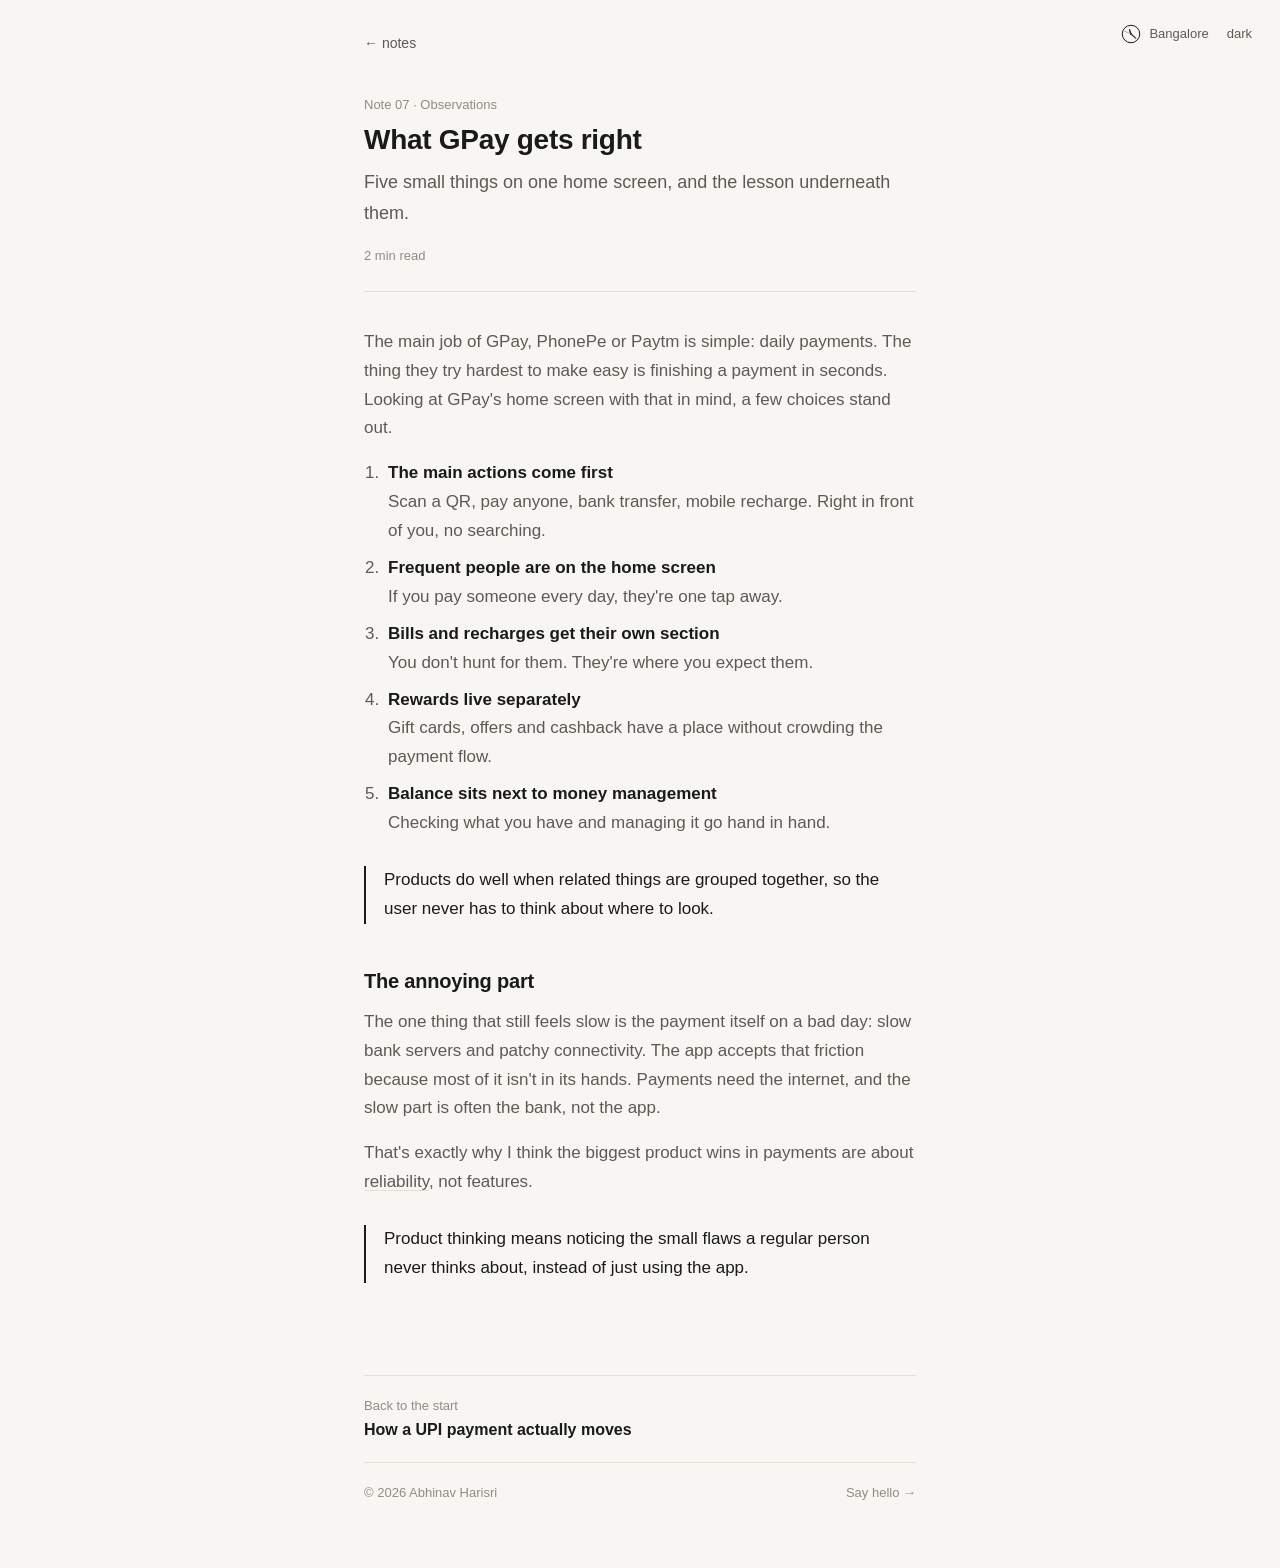
<file: notes/what-gpay-gets-right.html>
<!DOCTYPE html>
<html lang="en">
<head>
  <meta charset="UTF-8">
  <meta name="viewport" content="width=device-width, initial-scale=1.0">
  <title>What GPay gets right · Abhinav Harisri</title>
  <meta name="description" content="Five small things on one home screen, and the lesson underneath them.">
  <meta property="og:title" content="What GPay gets right">
  <meta property="og:description" content="Five small things on one home screen, and the lesson underneath them.">
  <meta property="og:type" content="article">
  <meta property="og:url" content="https://abhinavharisri.github.io/notes/what-gpay-gets-right.html">
  <meta name="twitter:card" content="summary">
  <link rel="icon" href="../assets/favicon.svg" type="image/svg+xml">
  <meta name="theme-color" content="#f7f6f2">
  <link rel="stylesheet" href="../assets/site.css">
  <script src="../assets/site.js"></script>
</head>
<body>
  <nav class="bar"><a href="../notes.html">← notes</a></nav>

  <article>
    <span class="kicker">Note 07 · Observations</span>
    <h1>What GPay gets <em>right</em></h1>
    <p class="dek">Five small things on one home screen, and the lesson underneath them.</p>
    <p class="meta">2 min read</p>

    <p>The main job of GPay, PhonePe or Paytm is simple: daily payments. The thing they try hardest to make easy is finishing a payment in seconds. Looking at GPay's home screen with that in mind, a few choices stand out.</p>

    <ol class="flow">
      <li><strong>The main actions come first</strong>Scan a QR, pay anyone, bank transfer, mobile recharge. Right in front of you, no searching.</li>
      <li><strong>Frequent people are on the home screen</strong>If you pay someone every day, they're one tap away.</li>
      <li><strong>Bills and recharges get their own section</strong>You don't hunt for them. They're where you expect them.</li>
      <li><strong>Rewards live separately</strong>Gift cards, offers and cashback have a place without crowding the payment flow.</li>
      <li><strong>Balance sits next to money management</strong>Checking what you have and managing it go hand in hand.</li>
    </ol>

    <blockquote>Products do well when related things are <em>grouped together</em>, so the user never has to think about where to look.</blockquote>

    <h2>The annoying part</h2>
    <p>The one thing that still feels slow is the payment itself on a bad day: slow bank servers and patchy connectivity. The app accepts that friction because most of it isn't in its hands. Payments need the internet, and the slow part is often the bank, not the app.</p>
    <p>That's exactly why I think the biggest product wins in payments are about <a href="reliability-is-the-feature.html">reliability</a>, not features.</p>

    <blockquote>Product thinking means noticing the small flaws a regular person never thinks about, <em>instead of just using the app</em>.</blockquote>
  </article>

  <a class="next" href="upi-payment-flow.html"><span>Back to the start</span><b>How a UPI payment actually moves</b></a>
  <footer><span>© 2026 Abhinav Harisri</span><a href="../contact.html">Say hello →</a></footer>
</body>
</html>
</file>
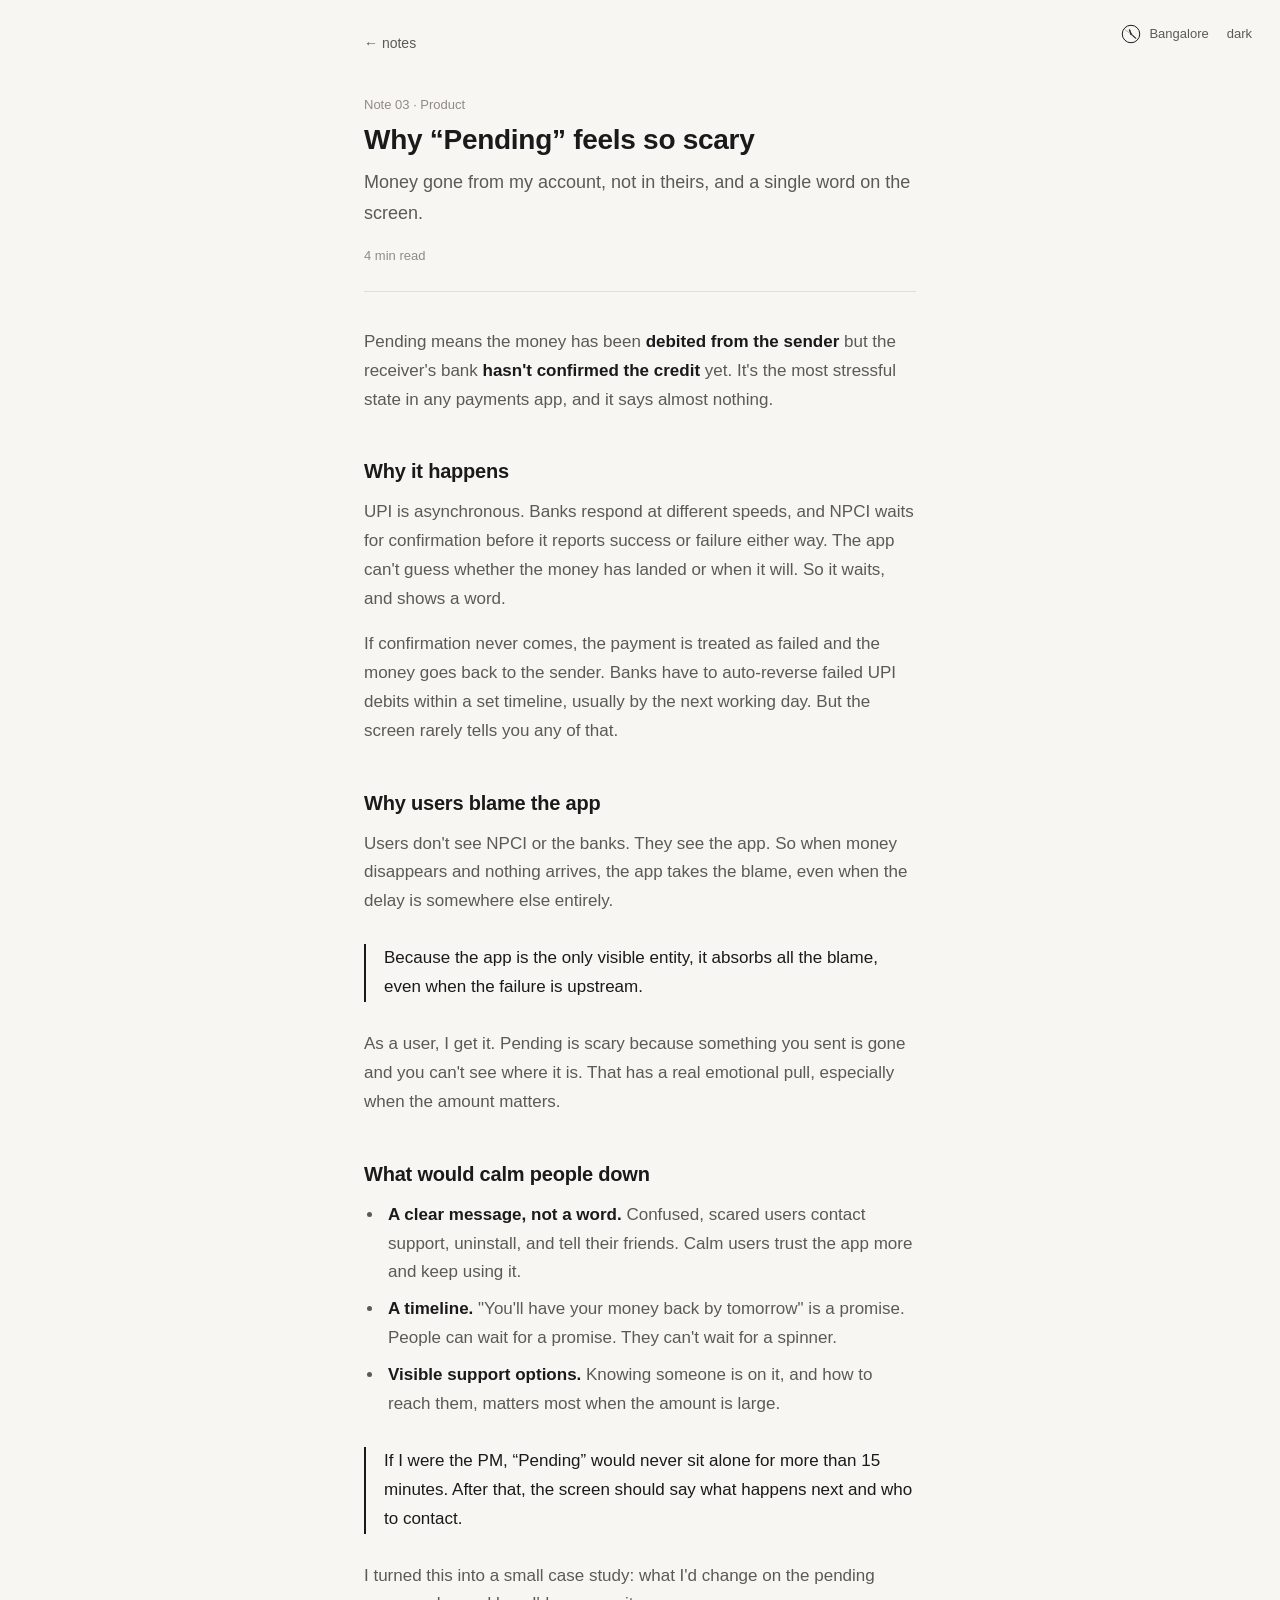
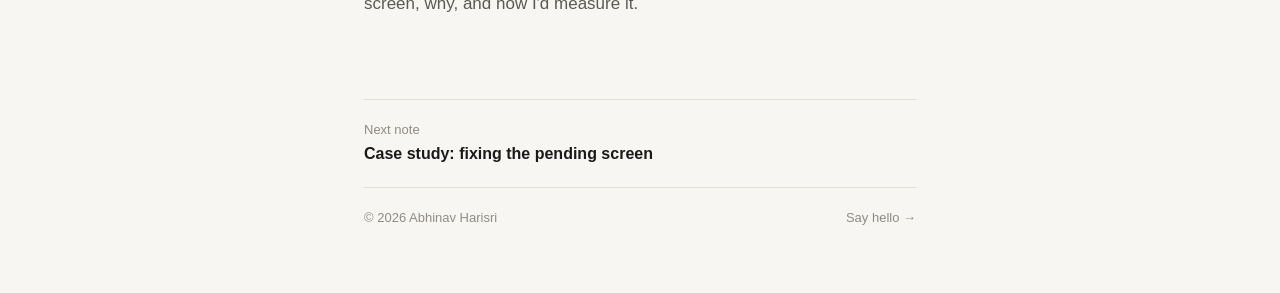
<file: notes/why-pending-feels-scary.html>
<!DOCTYPE html>
<html lang="en">
<head>
  <meta charset="UTF-8">
  <meta name="viewport" content="width=device-width, initial-scale=1.0">
  <title>Why “Pending” feels so scary · Abhinav Harisri</title>
  <meta name="description" content="Money gone from my account, not in theirs, and a single word on the screen.">
  <meta property="og:title" content="Why “Pending” feels so scary">
  <meta property="og:description" content="Money gone from my account, not in theirs, and a single word on the screen.">
  <meta property="og:type" content="article">
  <meta property="og:url" content="https://abhinavharisri.github.io/notes/why-pending-feels-scary.html">
  <meta name="twitter:card" content="summary">
  <link rel="icon" href="../assets/favicon.svg" type="image/svg+xml">
  <meta name="theme-color" content="#f7f6f2">
  <link rel="stylesheet" href="../assets/site.css">
  <script src="../assets/site.js"></script>
</head>
<body>
  <nav class="bar"><a href="../notes.html">← notes</a></nav>

  <article>
    <span class="kicker">Note 03 · Product</span>
    <h1>Why “Pending” feels so <em>scary</em></h1>
    <p class="dek">Money gone from my account, not in theirs, and a single word on the screen.</p>
    <p class="meta">4 min read</p>

    <p>Pending means the money has been <strong>debited from the sender</strong> but the receiver's bank <strong>hasn't confirmed the credit</strong> yet. It's the most stressful state in any payments app, and it says almost nothing.</p>

    <h2>Why it happens</h2>
    <p>UPI is asynchronous. Banks respond at different speeds, and NPCI waits for confirmation before it reports success or failure either way. The app can't guess whether the money has landed or when it will. So it waits, and shows a word.</p>
    <p>If confirmation never comes, the payment is treated as failed and the money goes back to the sender. Banks have to auto-reverse failed UPI debits within a set timeline, usually by the next working day. But the screen rarely tells you any of that.</p>

    <h2>Why users blame the app</h2>
    <p>Users don't see NPCI or the banks. They see the app. So when money disappears and nothing arrives, the app takes the blame, even when the delay is somewhere else entirely.</p>

    <blockquote>Because the app is the only visible entity, it absorbs all the blame, even when the failure is <em>upstream</em>.</blockquote>

    <p>As a user, I get it. Pending is scary because something you sent is gone and you can't see where it is. That has a real emotional pull, especially when the amount matters.</p>

    <h2>What would calm people down</h2>
    <ul>
      <li><strong>A clear message, not a word.</strong> Confused, scared users contact support, uninstall, and tell their friends. Calm users trust the app more and keep using it.</li>
      <li><strong>A timeline.</strong> "You'll have your money back by tomorrow" is a promise. People can wait for a promise. They can't wait for a spinner.</li>
      <li><strong>Visible support options.</strong> Knowing someone is on it, and how to reach them, matters most when the amount is large.</li>
    </ul>

    <blockquote>If I were the PM, “Pending” would never sit alone for more than <em>15 minutes</em>. After that, the screen should say what happens next and who to contact.</blockquote>

    <p>I turned this into a small case study: what I'd change on the pending screen, why, and how I'd measure it.</p>
  </article>

  <a class="next" href="pending-screen-case-study.html"><span>Next note</span><b>Case study: fixing the pending screen</b></a>
  <footer><span>© 2026 Abhinav Harisri</span><a href="../contact.html">Say hello →</a></footer>
</body>
</html>
</file>
<file: assets/site.css>
/* One stylesheet for every page: plain paper, one font, one animation. */

*, *::before, *::after { margin: 0; padding: 0; box-sizing: border-box; }

:root {
  --bg: #f7f6f2;
  --ink: #1a1a1a;
  --soft: #5c5a55;
  --faint: #8f8c85;
  --line: #e2dfd8;
  --signal: #ff4a1c;
  color-scheme: light;
}

:root[data-theme="dark"] {
  --bg: #121211;
  --ink: #ebe9e4;
  --soft: #a5a29b;
  --faint: #73716b;
  --line: #2b2a27;
  color-scheme: dark;
}

@media (prefers-color-scheme: dark) {
  :root:not([data-theme="light"]) {
    --bg: #121211;
    --ink: #ebe9e4;
    --soft: #a5a29b;
    --faint: #73716b;
    --line: #2b2a27;
    color-scheme: dark;
  }
}

html { background: var(--bg); transition: background-color .35s ease; }
body { transition: color .35s ease; }

body {
  min-height: 100vh;
  color: var(--ink);
  font-family: -apple-system, BlinkMacSystemFont, "Segoe UI", Roboto, Helvetica, Arial, sans-serif;
  font-size: 16px;
  line-height: 1.6;
  -webkit-font-smoothing: antialiased;
}

::selection { background: var(--ink); color: var(--bg); }

/* links: one style everywhere, underline grows in on hover */
a {
  color: inherit;
  text-decoration: none;
  background: linear-gradient(currentColor, currentColor) 0 100% / 0 1px no-repeat;
  transition: background-size .35s ease;
}

a:hover, a:focus-visible { background-size: 100% 1px; outline: none; }

/* the only animation on the site: content fades up, one block after another */
@keyframes up {
  from { opacity: 0; transform: translateY(8px); }
  to   { opacity: 1; transform: none; }
}

.page > *, article > *, .corner { animation: up .6s ease both; }
.page > :nth-child(2), article > :nth-child(2) { animation-delay: .06s; }
.page > :nth-child(3), article > :nth-child(3) { animation-delay: .12s; }
.page > :nth-child(4), article > :nth-child(4) { animation-delay: .18s; }
.page > :nth-child(5), article > :nth-child(5) { animation-delay: .24s; }
.page > :nth-child(6), article > :nth-child(6) { animation-delay: .30s; }
.page > :nth-child(n+7), article > :nth-child(n+7) { animation-delay: .36s; }

@media (prefers-reduced-motion: reduce) {
  .page > *, article > *, .corner { animation: none; }
  a, html, body { transition: none; }
}

/* ===== Corner: Bangalore clock + theme toggle, on every page ===== */

.corner {
  position: fixed;
  top: 24px;
  right: 28px;
  z-index: 10;
  display: flex;
  align-items: center;
  gap: 18px;
  font-size: 13px;
  color: var(--soft);
}

.clock { display: inline-flex; align-items: center; gap: 8px; }
.clock svg { width: 20px; height: 20px; overflow: visible; }
.clock circle { fill: none; stroke: var(--ink); stroke-width: 1.2; }
.clock line { stroke: var(--ink); stroke-width: 1.6; stroke-linecap: round; }
.clock .m { stroke-width: 1.2; }
.clock .s { stroke: var(--faint); stroke-width: .7; }
.clock .pin { fill: var(--ink); stroke: none; }

.theme {
  font: inherit;
  color: inherit;
  background: linear-gradient(currentColor, currentColor) 0 100% / 0 1px no-repeat;
  border: 0;
  padding: 0;
  cursor: pointer;
  transition: background-size .35s ease, color .2s;
}

.theme:hover, .theme:focus-visible { background-size: 100% 1px; color: var(--ink); outline: none; }

/* ===== Layout ===== */

.page {
  max-width: 600px;
  margin: 0 auto;
  padding: 72px 24px 96px;
}

.page.home {
  min-height: 100vh;
  display: flex;
  flex-direction: column;
  justify-content: center;
  padding-top: 48px;
  padding-bottom: 48px;
}

/* the mark: AH -> hundrd -> sphere in 3D pixels; click to morph */
.mark {
  align-self: flex-start;
  margin: -16px -16px 12px;
  padding: 0;
  border: 0;
  background: none;
  cursor: pointer;
  -webkit-tap-highlight-color: transparent;
}

.mark canvas { display: block; width: 120px; height: 120px; }
.mark:focus-visible { outline: 1px dashed var(--faint); outline-offset: -8px; }

.home .name { font-size: 18px; font-weight: 600; }
.home .line { margin-top: 6px; color: var(--soft); }

.home nav {
  display: flex;
  flex-wrap: wrap;
  gap: 8px 28px;
  margin-top: 40px;
  letter-spacing: 0.02em;
}

.home .status { position: fixed; left: 28px; bottom: 24px; font-size: 13px; color: var(--faint); }

.top { display: inline-block; font-size: 14px; color: var(--soft); }

h1 {
  margin: 40px 0 24px;
  font-size: 28px;
  font-weight: 600;
  line-height: 1.25;
  letter-spacing: -0.01em;
}

.page > p, article p { margin-bottom: 16px; color: var(--soft); }
p strong, li strong { color: var(--ink); font-weight: 600; }
p a, .list a { text-decoration: none; background-size: 100% 1px; background-image: linear-gradient(var(--line), var(--line)); }
p a:hover, .list a:hover { background-image: linear-gradient(currentColor, currentColor); }

/* simple stacked list: experience, notes, contact */
.list { list-style: none; margin-top: 32px; border-top: 1px solid var(--line); }

.list li {
  display: grid;
  grid-template-columns: 1fr auto;
  gap: 2px 20px;
  padding: 14px 0;
  border-bottom: 1px solid var(--line);
}

.list .meta { color: var(--faint); font-size: 14px; font-variant-numeric: tabular-nums; }
.list .sub { grid-column: 1 / -1; color: var(--soft); font-size: 14px; }
.list .links { grid-column: 1 / -1; display: flex; gap: 18px; font-size: 14px; }

.more { display: inline-block; margin-top: 32px; }

/* ===== Notes ===== */

.bar {
  max-width: 600px;
  margin: 0 auto;
  padding: 32px 24px 0;
  display: flex;
  justify-content: space-between;
  font-size: 14px;
  color: var(--soft);
}

article {
  max-width: 600px;
  margin: 0 auto;
  padding: 0 24px 40px;
  font-size: 17px;
  line-height: 1.7;
}

.kicker { display: block; margin-top: 40px; font-size: 13px; color: var(--faint); }
article h1 { margin: 6px 0 10px; }
.dek { font-size: 18px; color: var(--soft); }
p.meta { margin: 12px 0 36px; padding-bottom: 24px; border-bottom: 1px solid var(--line); font-size: 13px; color: var(--faint); }

article h2 { margin: 40px 0 10px; font-size: 20px; font-weight: 600; letter-spacing: -0.01em; }

article ul, article ol { margin: 0 0 20px 20px; color: var(--soft); }
article li { margin-bottom: 8px; padding-left: 4px; }

blockquote {
  margin: 28px 0;
  padding-left: 18px;
  border-left: 2px solid var(--ink);
  color: var(--ink);
  font-weight: 500;
}

blockquote em, h1 em { font-style: normal; }

.cast { margin: 8px 0 24px; border-top: 1px solid var(--line); }
.cast div { display: grid; grid-template-columns: 160px 1fr; gap: 2px 20px; padding: 12px 0; border-bottom: 1px solid var(--line); font-size: 15px; }
.cast dt { font-weight: 500; }
.cast dd { color: var(--soft); }

.flow { list-style: decimal; }
.flow li strong { display: block; }

.versus { display: grid; grid-template-columns: 1fr 1fr; gap: 12px; margin: 8px 0 24px; }
.versus div { padding: 16px 18px; border: 1px solid var(--line); font-size: 15px; line-height: 1.55; color: var(--soft); }
.versus div.pick { border-color: var(--ink); }
.versus b { display: block; margin-bottom: 4px; font-weight: 600; color: var(--ink); }
.versus .tag { display: block; margin-bottom: 8px; font-size: 12px; color: var(--faint); }

.split { display: flex; gap: 2px; height: 8px; margin: 8px 0 6px; }
.split span:first-child { flex: 7; background: var(--ink); }
.split span:last-child { flex: 3; background: var(--line); }
.split-legend { display: flex; justify-content: space-between; margin-bottom: 24px; font-size: 13px; color: var(--faint); }

.next {
  display: block;
  max-width: 552px;
  margin: 24px auto 0;
  padding: 20px 0;
  border-top: 1px solid var(--line);
  background: none;
}

.next span { display: block; font-size: 13px; color: var(--faint); }
.next b { font-weight: 600; }
.next:hover b { text-decoration: underline; text-underline-offset: 3px; }

footer {
  max-width: 552px;
  margin: 0 auto;
  padding: 20px 0 64px;
  display: flex;
  justify-content: space-between;
  border-top: 1px solid var(--line);
  font-size: 13px;
  color: var(--faint);
}

@media (max-width: 600px) {
  .page { padding-top: 64px; }
  .corner { top: 18px; right: 20px; }
  .home .status { left: 24px; bottom: 20px; }
  .bar { padding-top: 64px; }
  article { font-size: 16px; }
  .cast div { grid-template-columns: 1fr; }
  .versus { grid-template-columns: 1fr; }
  .next, footer { margin-left: 24px; margin-right: 24px; }
}
</file>
